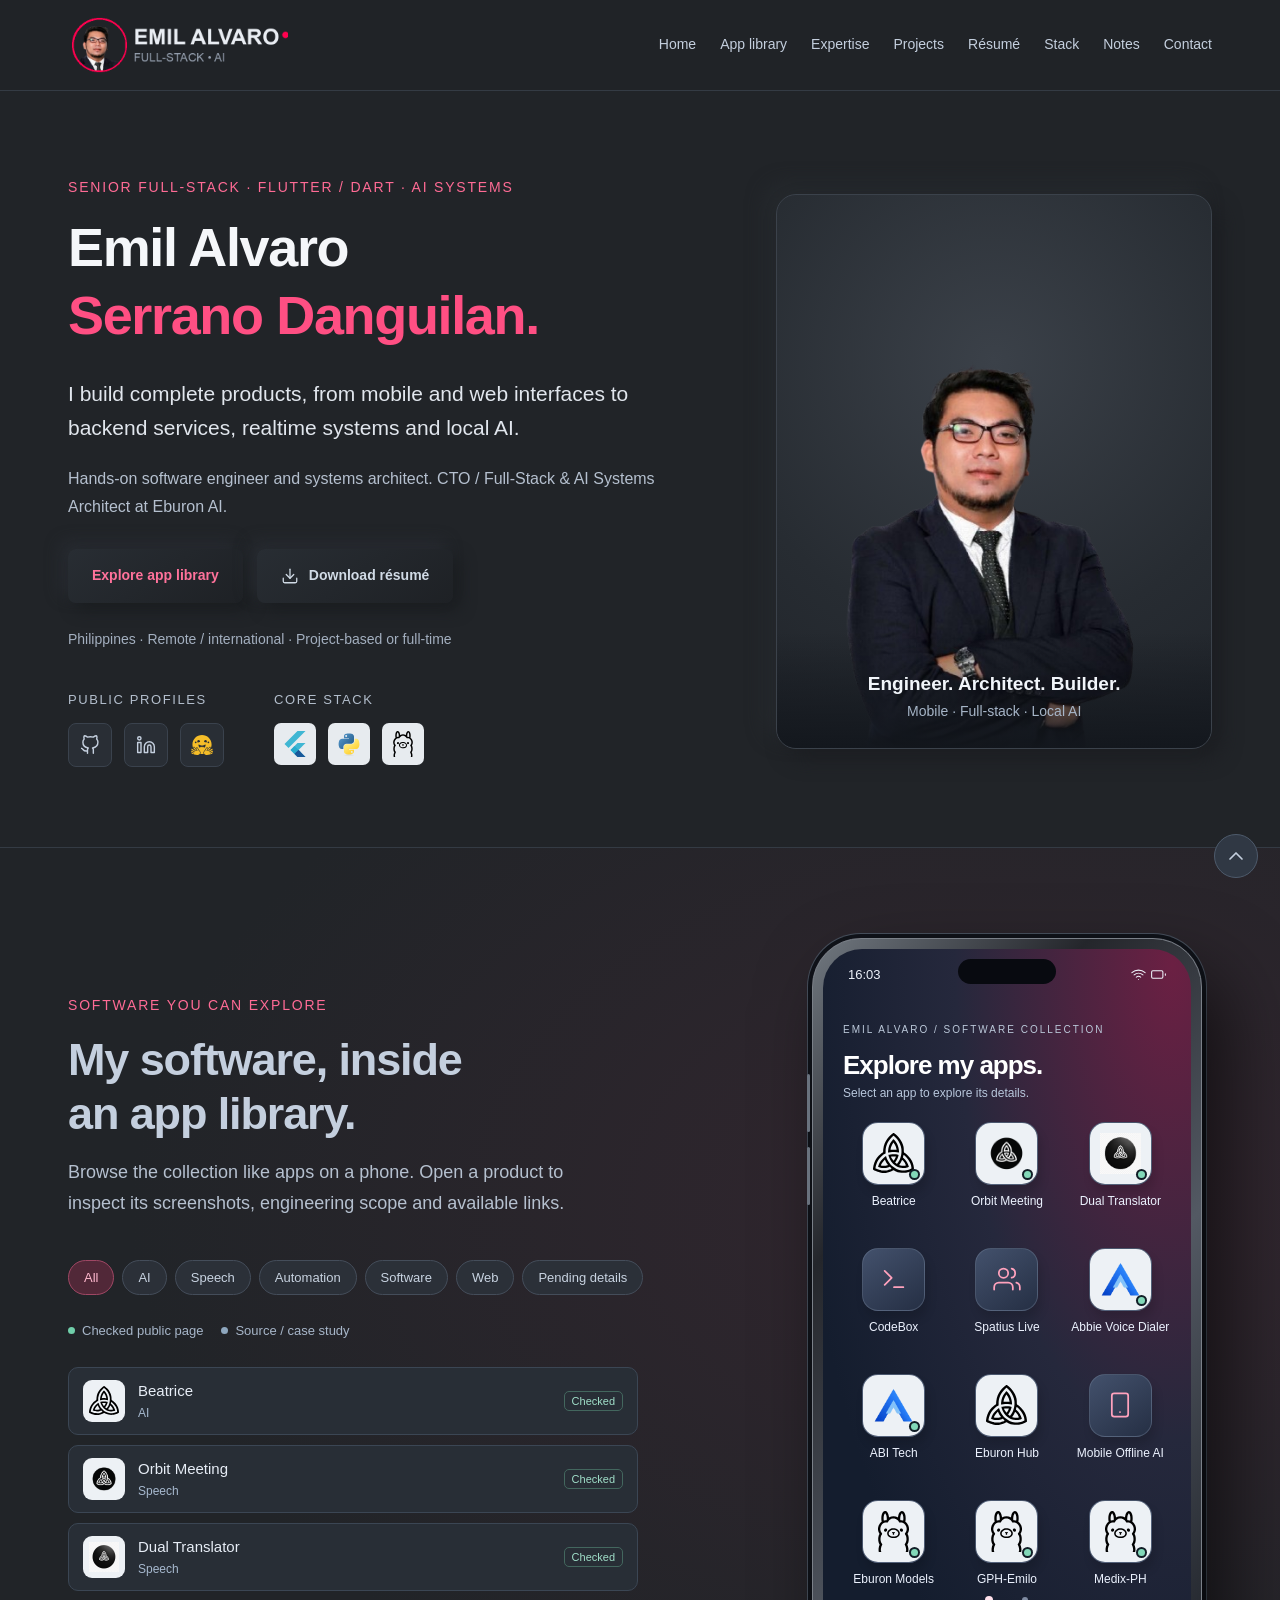
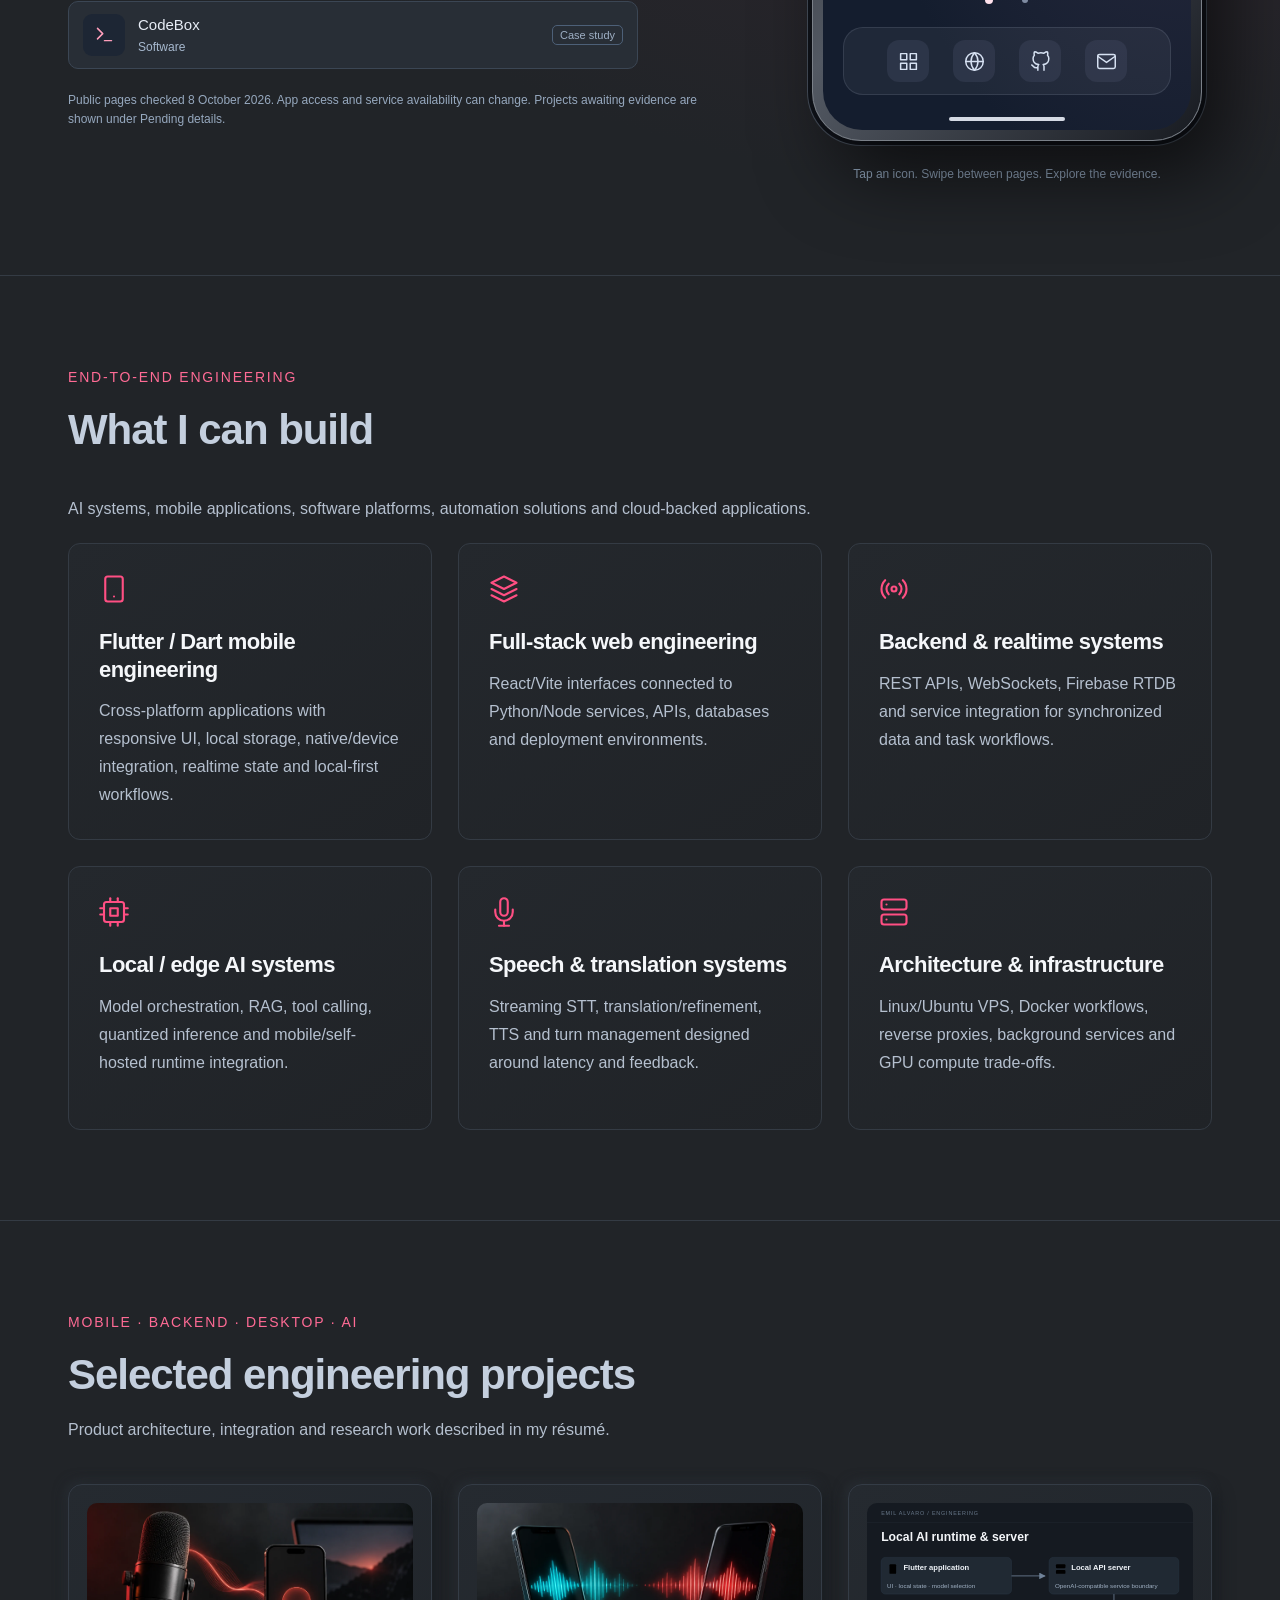
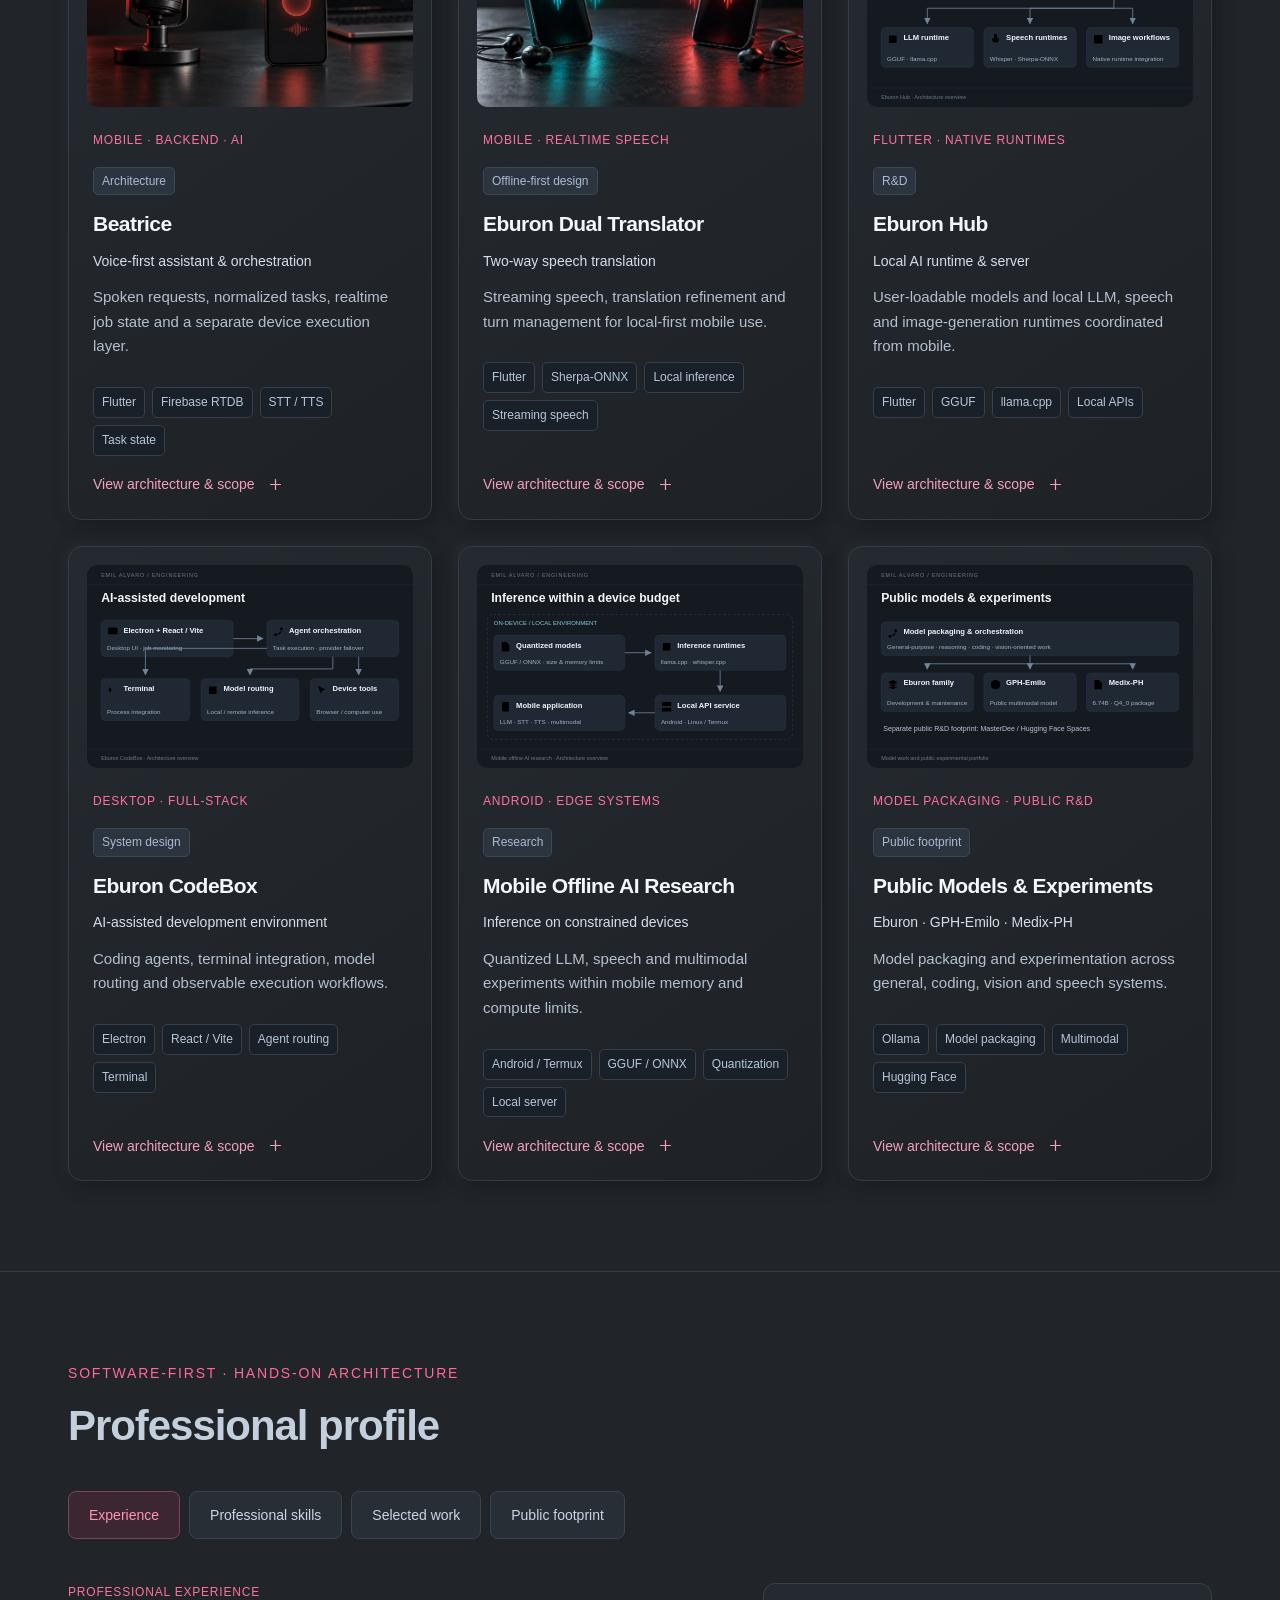
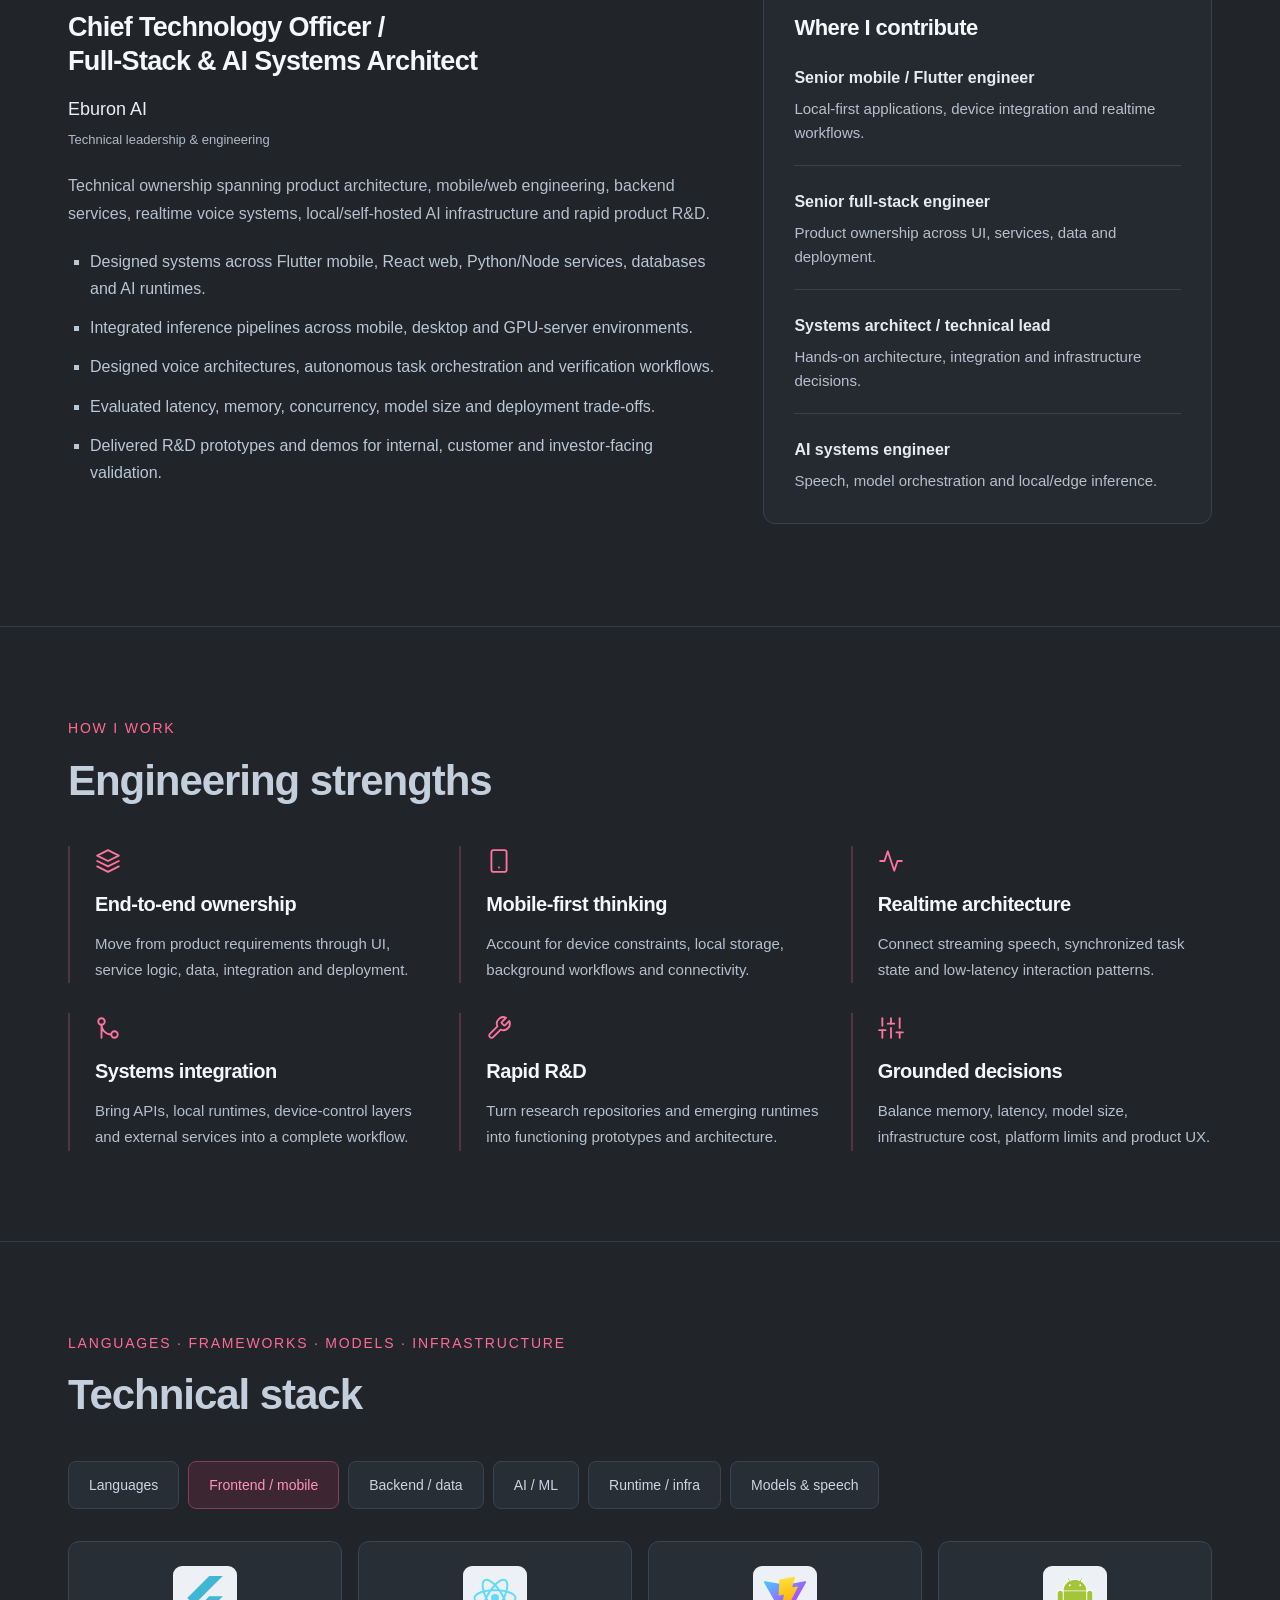
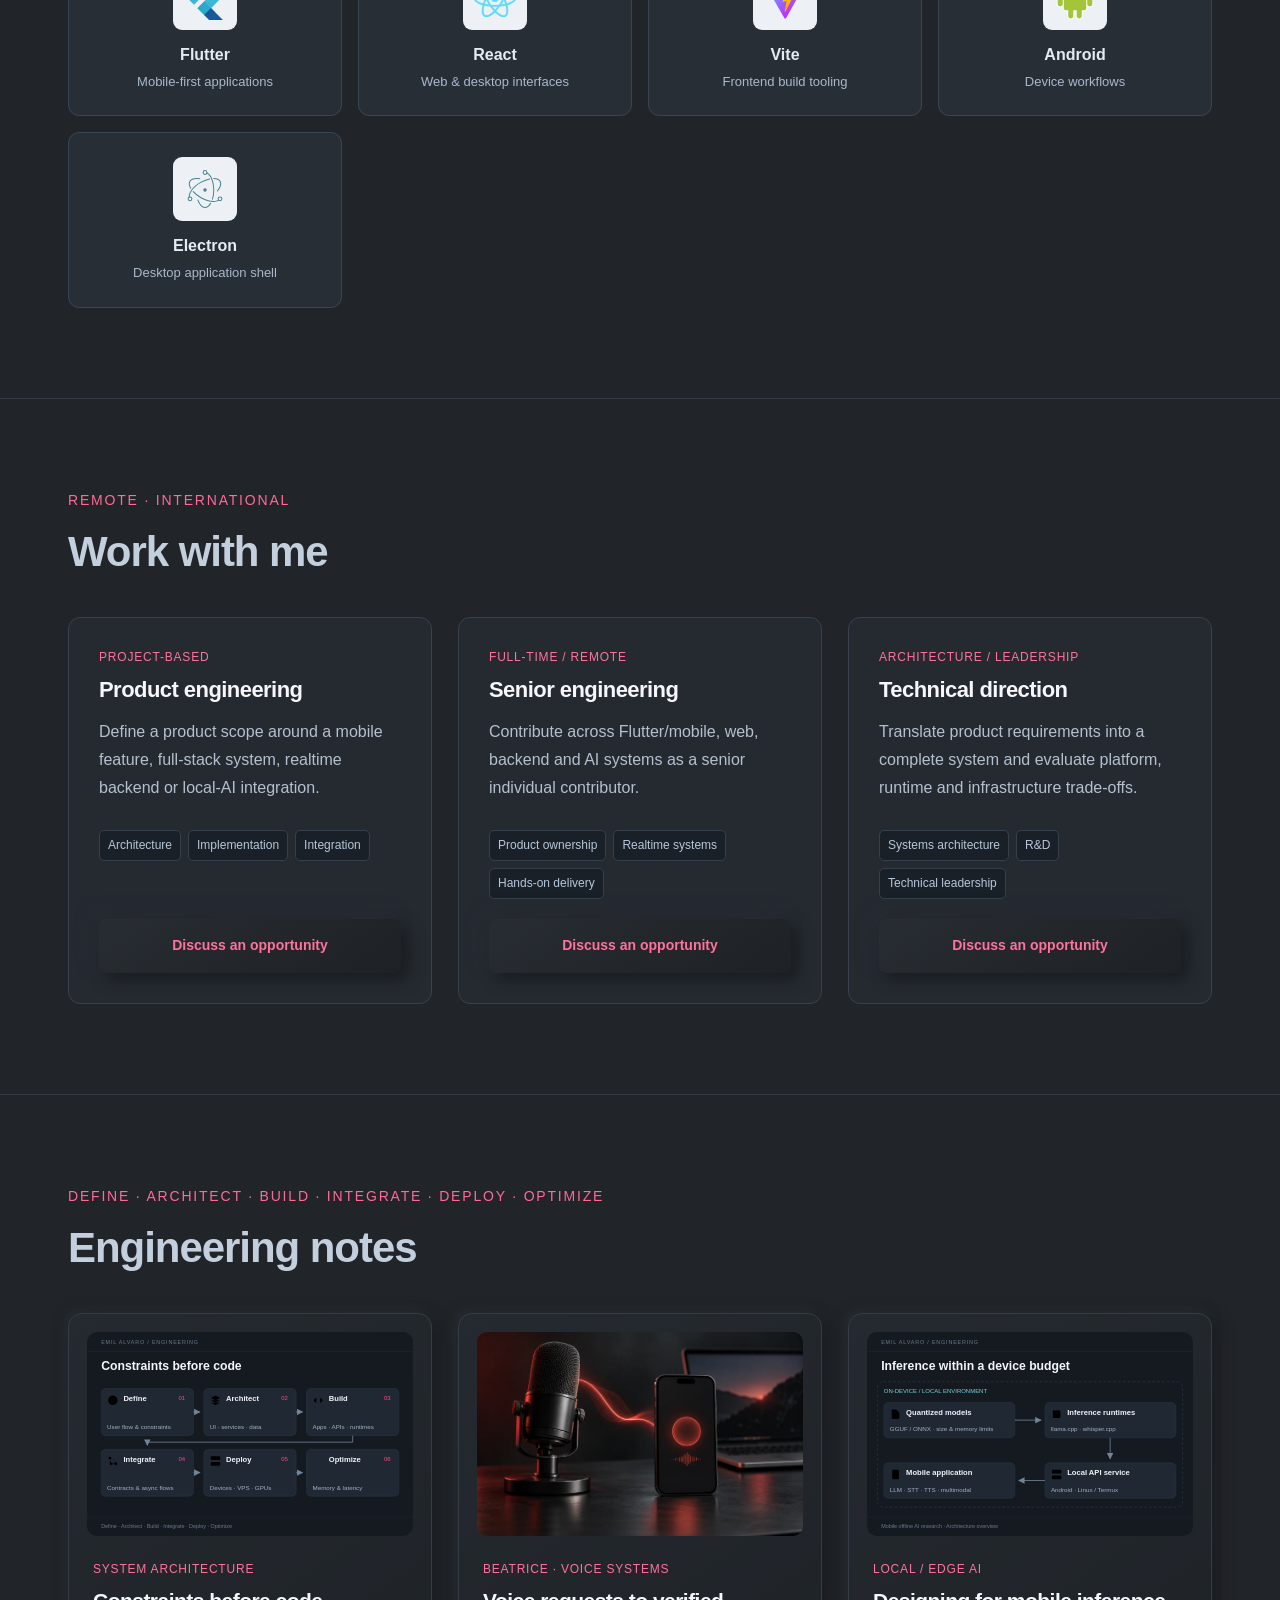
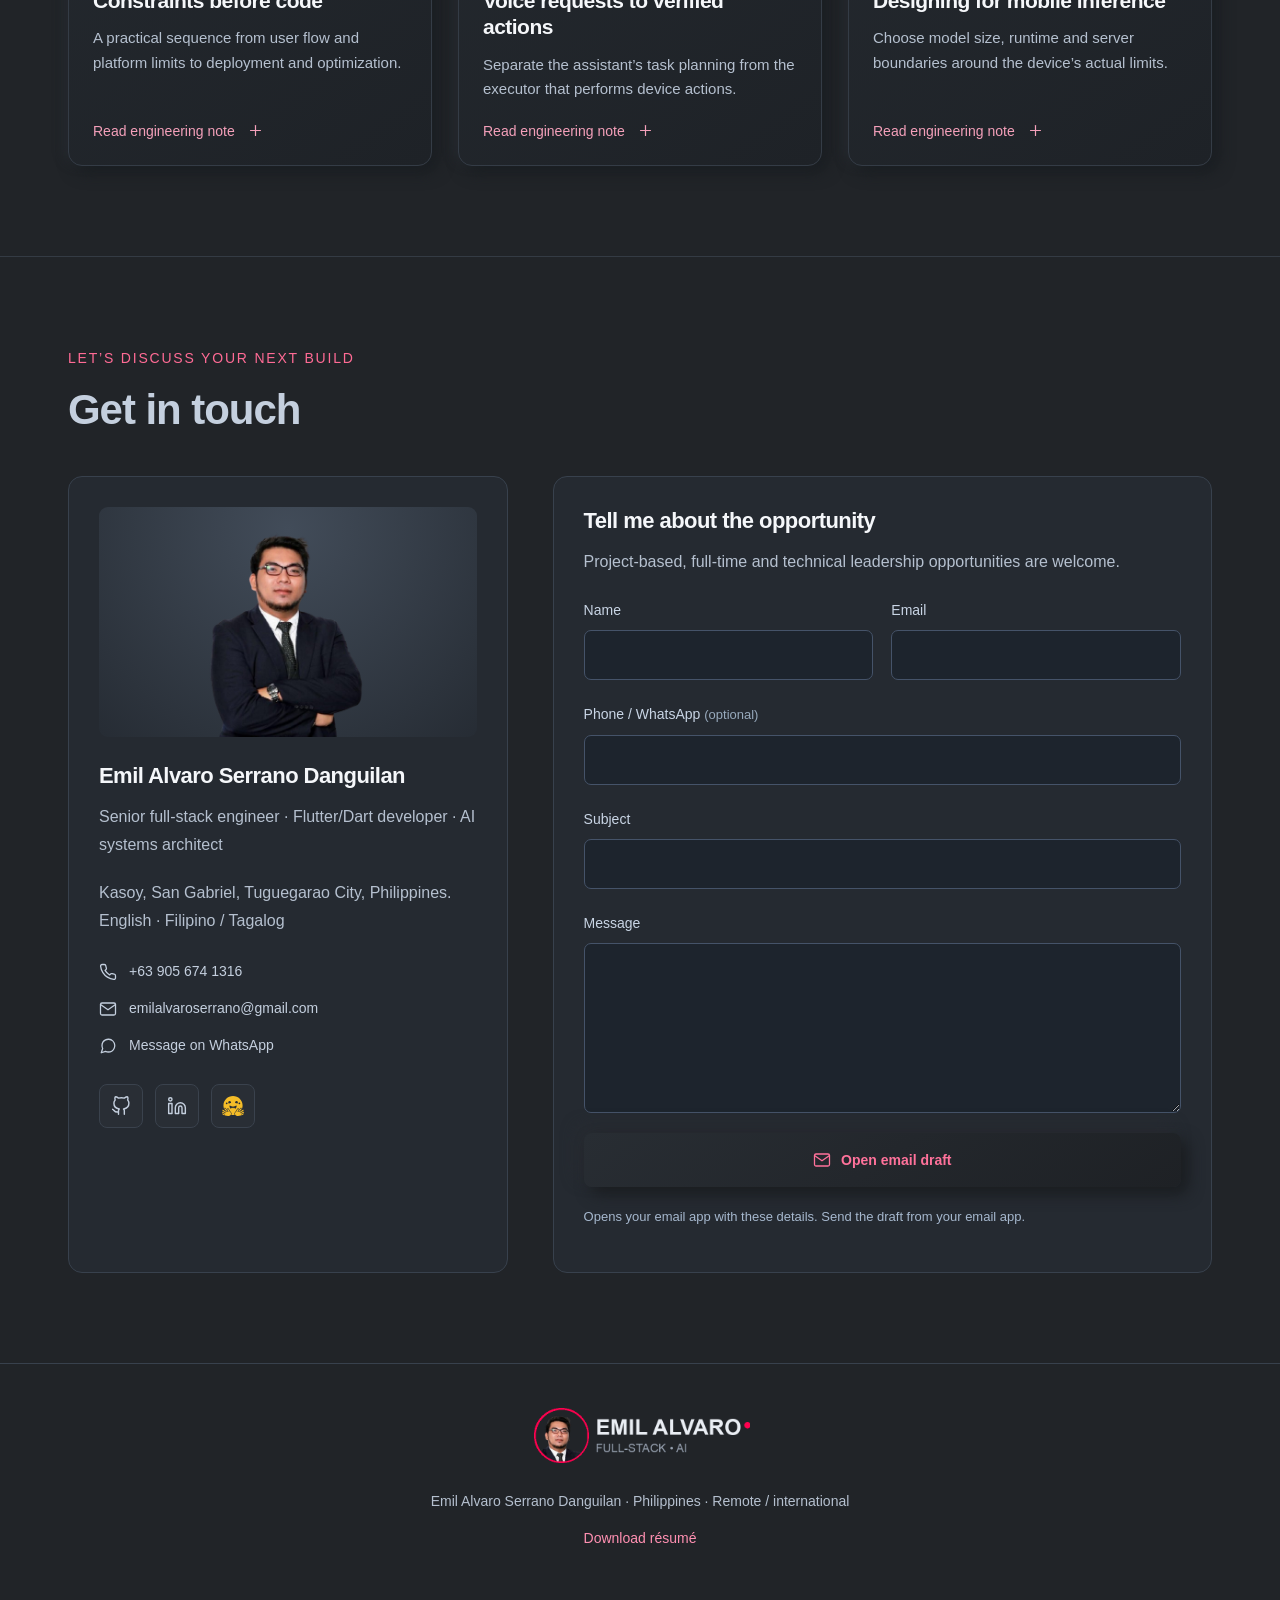
<file: index.html>
<!doctype html><html lang="en"><head><meta charset="utf-8"><meta name="viewport" content="width=device-width, initial-scale=1, viewport-fit=cover"><meta name="theme-color" content="#212428"><title>Emil Alvaro Serrano Danguilan | Full-Stack · Flutter · AI Systems</title><meta name="description" content="Emil Alvaro Serrano Danguilan — senior full-stack software engineer, Flutter/Dart developer and AI systems architect. Mobile, web, realtime backends and local/edge AI. Based in the Philippines; open to remote international roles."><meta property="og:title" content="Emil Alvaro — Full-Stack, Flutter & AI Systems"><meta property="og:description" content="Hands-on product engineering, systems architecture and local/edge AI. Explore résumé, selected projects and technical stack."><meta property="og:type" content="website"><link rel="icon" type="image/svg+xml" href="html/inbio/assets/images/logo/emil-favicon.svg"><link rel="stylesheet" href="html/inbio/assets/css/vendor/bootstrap.min.css"><link rel="stylesheet" href="html/inbio/assets/css/style.css"><link rel="stylesheet" href="html/inbio/assets/css/portfolio.css"></head><body class="template-color-1 emil-portfolio" data-asset-base="html/inbio/"><a class="skip-link" href="#main-content">Skip to content</a><header class="site-header"><div class="container header-content"><a class="site-brand" href="#home" aria-label="Emil Alvaro home"><img src="html/inbio/assets/images/logo/logo.png" alt="Emil Alvaro — Full-stack · AI" width="260" height="70"></a><nav class="desktop-nav" aria-label="Main navigation"><a href="#home">Home</a><a href="#app-library">App library</a><a href="#features">Expertise</a><a href="#portfolio">Projects</a><a href="#resume">Résumé</a><a href="#clients">Stack</a><a href="#blog">Notes</a><a href="#contacts">Contact</a></nav><button type="button" class="menu-toggle" aria-label="Open navigation" aria-expanded="false" aria-controls="mobile-nav"><i data-feather="menu" aria-hidden="true"></i></button></div><nav id="mobile-nav" class="mobile-nav" aria-label="Mobile navigation" hidden><a href="#home">Home</a><a href="#app-library">App library</a><a href="#features">Expertise</a><a href="#portfolio">Projects</a><a href="#resume">Résumé</a><a href="#clients">Stack</a><a href="#blog">Notes</a><a href="#contacts">Contact</a></nav></header><main id="main-content"><section id="home" class="hero-section"><div class="container hero-grid"><div class="hero-copy"><span class="hero-eyebrow">Senior full-stack · Flutter / Dart · AI systems</span><h1>Emil Alvaro<br><span>Serrano Danguilan.</span></h1><p class="hero-lead">I build complete products, from mobile and web interfaces to backend services, realtime systems and local AI.</p><p>Hands-on software engineer and systems architect. CTO / Full-Stack & AI Systems Architect at Eburon AI.</p><div class="hero-actions"><a class="rn-btn" href="#app-library">Explore app library</a><a class="rn-btn secondary-btn" href="html/inbio/assets/docs/emil-alvaro-resume.pdf" download="Emil-Alvaro-Resume.pdf"><i data-feather="download" aria-hidden="true"></i> Download résumé</a></div><p class="availability">Philippines · Remote / international · Project-based or full-time</p><div class="hero-bottom"><div><span class="minor-label">Public profiles</span><div class="social-links"><a href="https://github.com/emilalvaroserrano-collab" target="_blank" rel="noopener noreferrer" aria-label="GitHub"><i data-feather="github" aria-hidden="true"></i></a><a href="https://linkedin.com/in/emil-alvaro-danguilan-a90a01235" target="_blank" rel="noopener noreferrer" aria-label="LinkedIn"><i data-feather="linkedin" aria-hidden="true"></i></a><a class="hf-social" href="https://huggingface.co/MasterDee" target="_blank" rel="noopener noreferrer" aria-label="Hugging Face"><img class="" src="html/inbio/assets/images/stack/huggingface.svg" alt="Hugging Face logo" width="48" height="48" loading="lazy"></a></div></div><div><span class="minor-label">Core stack</span><div class="hero-stack"><img class="" src="html/inbio/assets/images/stack/flutter.svg" alt="Flutter logo" width="48" height="48" loading="lazy"><img class="" src="html/inbio/assets/images/stack/python.svg" alt="Python logo" width="48" height="48" loading="lazy"><img class="" src="html/inbio/assets/images/stack/ollama.svg" alt="Ollama logo" width="48" height="48" loading="lazy"></div></div></div></div><div class="hero-portrait-wrap"><img class="hero-portrait" src="html/inbio/assets/images/slider/emil-hero.png" alt="Portrait of Emil Alvaro Serrano Danguilan" width="420" height="540" fetchpriority="high"><div class="portrait-caption"><strong>Engineer. Architect. Builder.</strong><span>Mobile · Full-stack · Local AI</span></div></div></div></section><section id="app-library" class="rn-section-gap section-separator library-section"><div class="container library-layout"><div class="library-intro"><div class="section-title"><span class="subtitle">Software you can explore</span><h2 class="title">My software, inside<br>an app library.</h2><p>Browse the collection like apps on a phone. Open a product to inspect its screenshots, engineering scope and available links.</p></div><div class="library-controls" aria-label="Filter application library"><button type="button" data-library-filter="All" aria-pressed="true">All</button><button type="button" data-library-filter="AI" aria-pressed="false">AI</button><button type="button" data-library-filter="Speech" aria-pressed="false">Speech</button><button type="button" data-library-filter="Automation" aria-pressed="false">Automation</button><button type="button" data-library-filter="Software" aria-pressed="false">Software</button><button type="button" data-library-filter="Web" aria-pressed="false">Web</button><button type="button" data-library-filter="Pending" aria-pressed="false">Pending details</button></div><div class="library-legend"><span class="live"><i class="legend-mark" aria-hidden="true"></i>Checked public page</span><span><i class="legend-mark" aria-hidden="true"></i>Source / case study</span></div><div id="library-picks" class="library-picks"></div><p class="library-check-note">Public pages checked 8 October 2026. App access and service availability can change. Projects awaiting evidence are shown under Pending details.</p></div><div class="device-column"><div class="phone-device" aria-label="Interactive application library"><div class="phone-screen"><div class="phone-island" aria-hidden="true"></div><div class="phone-statusbar"><span id="phone-clock">9:41</span><span class="phone-status-icons" aria-hidden="true"><i data-feather="wifi"></i><i data-feather="battery"></i></span></div><div id="phone-home" class="phone-home"><span class="phone-label">Emil Alvaro / software collection</span><h3>Explore my apps.</h3><p id="phone-subtitle">Select an app to explore its details.</p><div id="phone-app-grid" class="phone-app-grid" aria-live="polite"></div><div id="phone-pages" class="phone-pages" aria-label="Application pages"></div><div class="phone-dock"><button type="button" id="phone-all-apps" aria-label="All applications"><i data-feather="grid" aria-hidden="true"></i></button><button type="button" id="phone-live-apps" aria-label="Applications with a checked public page"><i data-feather="globe" aria-hidden="true"></i></button><a href="https://github.com/emilalvaroserrano-collab" target="_blank" rel="noopener noreferrer" aria-label="GitHub profile"><i data-feather="github" aria-hidden="true"></i></a><a href="#contacts" aria-label="Contact Emil"><i data-feather="mail" aria-hidden="true"></i></a></div></div><div id="phone-detail" class="phone-detail" hidden><div class="phone-app-toolbar"><button type="button" id="phone-back" aria-label="Back to application library"><i data-feather="chevron-left" aria-hidden="true"></i></button><strong id="phone-toolbar-title">Project details</strong></div><div id="phone-detail-scroll" class="phone-detail-scroll"></div><div id="phone-detail-actions" class="phone-detail-actions"></div></div><button type="button" id="phone-home-button" class="phone-homebar" aria-label="Return to application home"></button></div></div><p class="device-caption">Tap an icon. Swipe between pages. Explore the evidence.</p></div></div></section><section id="features" class="rn-section-gap section-separator"><div class="container"><div class="section-title"><span class="subtitle">End-to-end engineering</span><h2 class="title">What I can build</h2></div><p class="expertise-intro">AI systems, mobile applications, software platforms, automation solutions and cloud-backed applications.</p><div class="expertise-grid"><article class="rn-service expertise-card"><span class="expertise-icon"><i data-feather="smartphone" aria-hidden="true"></i></span><h3>Flutter / Dart mobile engineering</h3><p>Cross-platform applications with responsive UI, local storage, native/device integration, realtime state and local-first workflows.</p></article><article class="rn-service expertise-card"><span class="expertise-icon"><i data-feather="layers" aria-hidden="true"></i></span><h3>Full-stack web engineering</h3><p>React/Vite interfaces connected to Python/Node services, APIs, databases and deployment environments.</p></article><article class="rn-service expertise-card"><span class="expertise-icon"><i data-feather="radio" aria-hidden="true"></i></span><h3>Backend & realtime systems</h3><p>REST APIs, WebSockets, Firebase RTDB and service integration for synchronized data and task workflows.</p></article><article class="rn-service expertise-card"><span class="expertise-icon"><i data-feather="cpu" aria-hidden="true"></i></span><h3>Local / edge AI systems</h3><p>Model orchestration, RAG, tool calling, quantized inference and mobile/self-hosted runtime integration.</p></article><article class="rn-service expertise-card"><span class="expertise-icon"><i data-feather="mic" aria-hidden="true"></i></span><h3>Speech & translation systems</h3><p>Streaming STT, translation/refinement, TTS and turn management designed around latency and feedback.</p></article><article class="rn-service expertise-card"><span class="expertise-icon"><i data-feather="server" aria-hidden="true"></i></span><h3>Architecture & infrastructure</h3><p>Linux/Ubuntu VPS, Docker workflows, reverse proxies, background services and GPU compute trade-offs.</p></article></div></div></section><section id="portfolio" class="rn-section-gap section-separator"><div class="container"><div class="section-title"><span class="subtitle">Mobile · Backend · Desktop · AI</span><h2 class="title">Selected engineering projects</h2><p>Product architecture, integration and research work described in my résumé.</p></div><div class="project-grid"><article class="rn-portfolio project-card"><button class="project-trigger" type="button" data-project="beatrice" data-bs-toggle="modal" data-bs-target="#project-modal" aria-label="Read about Beatrice"><div class="thumbnail"><img src="html/inbio/assets/images/portfolio/beatrice-voice.webp" alt="Microphone and smartphone illustrating a voice-first assistant" width="1200" height="750" loading="lazy"></div><div class="content"><div class="category-info"><span class="project-category">Mobile · Backend · AI</span><span class="project-state">Architecture</span></div><h3>Beatrice</h3><p class="project-subtitle">Voice-first assistant & orchestration</p><p>Spoken requests, normalized tasks, realtime job state and a separate device execution layer.</p><div class="tech-tags"><span>Flutter</span><span>Firebase RTDB</span><span>STT / TTS</span><span>Task state</span></div><span class="read-detail">View architecture & scope <i data-feather="plus" aria-hidden="true"></i></span></div></button></article><article class="rn-portfolio project-card"><button class="project-trigger" type="button" data-project="dual" data-bs-toggle="modal" data-bs-target="#project-modal" aria-label="Read about Eburon Dual Translator"><div class="thumbnail"><img src="html/inbio/assets/images/portfolio/dual-translator.webp" alt="Two phones with different audio waveforms illustrating two-way speech translation" width="1200" height="750" loading="lazy"></div><div class="content"><div class="category-info"><span class="project-category">Mobile · Realtime speech</span><span class="project-state">Offline-first design</span></div><h3>Eburon Dual Translator</h3><p class="project-subtitle">Two-way speech translation</p><p>Streaming speech, translation refinement and turn management for local-first mobile use.</p><div class="tech-tags"><span>Flutter</span><span>Sherpa-ONNX</span><span>Local inference</span><span>Streaming speech</span></div><span class="read-detail">View architecture & scope <i data-feather="plus" aria-hidden="true"></i></span></div></button></article><article class="rn-portfolio project-card"><button class="project-trigger" type="button" data-project="hub" data-bs-toggle="modal" data-bs-target="#project-modal" aria-label="Read about Eburon Hub"><div class="thumbnail"><img src="html/inbio/assets/images/portfolio/local-ai-runtime.svg" alt="Local runtime diagram connecting a Flutter application, a local API server and model runtimes" width="1200" height="750" loading="lazy"></div><div class="content"><div class="category-info"><span class="project-category">Flutter · Native runtimes</span><span class="project-state">R&D</span></div><h3>Eburon Hub</h3><p class="project-subtitle">Local AI runtime & server</p><p>User-loadable models and local LLM, speech and image-generation runtimes coordinated from mobile.</p><div class="tech-tags"><span>Flutter</span><span>GGUF</span><span>llama.cpp</span><span>Local APIs</span></div><span class="read-detail">View architecture & scope <i data-feather="plus" aria-hidden="true"></i></span></div></button></article><article class="rn-portfolio project-card"><button class="project-trigger" type="button" data-project="codebox" data-bs-toggle="modal" data-bs-target="#project-modal" aria-label="Read about Eburon CodeBox"><div class="thumbnail"><img src="html/inbio/assets/images/portfolio/codebox-system.svg" alt="Development environment diagram showing an Electron and React interface, agent orchestration and execution tools" width="1200" height="750" loading="lazy"></div><div class="content"><div class="category-info"><span class="project-category">Desktop · Full-stack</span><span class="project-state">System design</span></div><h3>Eburon CodeBox</h3><p class="project-subtitle">AI-assisted development environment</p><p>Coding agents, terminal integration, model routing and observable execution workflows.</p><div class="tech-tags"><span>Electron</span><span>React / Vite</span><span>Agent routing</span><span>Terminal</span></div><span class="read-detail">View architecture & scope <i data-feather="plus" aria-hidden="true"></i></span></div></button></article><article class="rn-portfolio project-card"><button class="project-trigger" type="button" data-project="offline" data-bs-toggle="modal" data-bs-target="#project-modal" aria-label="Read about Mobile Offline AI Research"><div class="thumbnail"><img src="html/inbio/assets/images/portfolio/mobile-edge-inference.svg" alt="On-device boundary containing quantized models, inference runtimes, local APIs and speech workloads" width="1200" height="750" loading="lazy"></div><div class="content"><div class="category-info"><span class="project-category">Android · Edge systems</span><span class="project-state">Research</span></div><h3>Mobile Offline AI Research</h3><p class="project-subtitle">Inference on constrained devices</p><p>Quantized LLM, speech and multimodal experiments within mobile memory and compute limits.</p><div class="tech-tags"><span>Android / Termux</span><span>GGUF / ONNX</span><span>Quantization</span><span>Local server</span></div><span class="read-detail">View architecture & scope <i data-feather="plus" aria-hidden="true"></i></span></div></button></article><article class="rn-portfolio project-card"><button class="project-trigger" type="button" data-project="models" data-bs-toggle="modal" data-bs-target="#project-modal" aria-label="Read about Public Models &amp; Experiments"><div class="thumbnail"><img src="html/inbio/assets/images/portfolio/public-models.svg" alt="Public model portfolio diagram separating Eburon model work, GPH-Emilo, Medix-PH and Hugging Face experiments" width="1200" height="750" loading="lazy"></div><div class="content"><div class="category-info"><span class="project-category">Model packaging · Public R&D</span><span class="project-state">Public footprint</span></div><h3>Public Models & Experiments</h3><p class="project-subtitle">Eburon · GPH-Emilo · Medix-PH</p><p>Model packaging and experimentation across general, coding, vision and speech systems.</p><div class="tech-tags"><span>Ollama</span><span>Model packaging</span><span>Multimodal</span><span>Hugging Face</span></div><span class="read-detail">View architecture & scope <i data-feather="plus" aria-hidden="true"></i></span></div></button></article></div></div></section><section id="resume" class="rn-section-gap section-separator"><div class="container"><div class="section-title"><span class="subtitle">Software-first · Hands-on architecture</span><h2 class="title">Professional profile</h2></div><div class="resume-tabs nav" role="tablist" aria-label="Résumé sections"><button class="nav-link active" id="resume-experience-tab" type="button" data-bs-toggle="tab" data-bs-target="#resume-experience" role="tab" aria-controls="resume-experience" aria-selected="true">Experience</button><button class="nav-link" id="resume-skills-tab" type="button" data-bs-toggle="tab" data-bs-target="#resume-skills" role="tab" aria-controls="resume-skills" aria-selected="false">Professional skills</button><button class="nav-link" id="resume-work-tab" type="button" data-bs-toggle="tab" data-bs-target="#resume-work" role="tab" aria-controls="resume-work" aria-selected="false">Selected work</button><button class="nav-link" id="resume-public-tab" type="button" data-bs-toggle="tab" data-bs-target="#resume-public" role="tab" aria-controls="resume-public" aria-selected="false">Public footprint</button></div><div class="tab-content"><div class="tab-pane fade show active" id="resume-experience" role="tabpanel" aria-labelledby="resume-experience-tab" tabindex="0"><div class="resume-experience"><article class="experience-role"><span class="project-category">Professional experience</span><h3>Chief Technology Officer /<br>Full-Stack & AI Systems Architect</h3><p class="role-company">Eburon AI <span>Technical leadership & engineering</span></p><p>Technical ownership spanning product architecture, mobile/web engineering, backend services, realtime voice systems, local/self-hosted AI infrastructure and rapid product R&D.</p><ul><li>Designed systems across Flutter mobile, React web, Python/Node services, databases and AI runtimes.</li><li>Integrated inference pipelines across mobile, desktop and GPU-server environments.</li><li>Designed voice architectures, autonomous task orchestration and verification workflows.</li><li>Evaluated latency, memory, concurrency, model size and deployment trade-offs.</li><li>Delivered R&D prototypes and demos for internal, customer and investor-facing validation.</li></ul></article><aside class="role-fit"><h3>Where I contribute</h3><div class="fit-item"><strong>Senior mobile / Flutter engineer</strong><p>Local-first applications, device integration and realtime workflows.</p></div><div class="fit-item"><strong>Senior full-stack engineer</strong><p>Product ownership across UI, services, data and deployment.</p></div><div class="fit-item"><strong>Systems architect / technical lead</strong><p>Hands-on architecture, integration and infrastructure decisions.</p></div><div class="fit-item"><strong>AI systems engineer</strong><p>Speech, model orchestration and local/edge inference.</p></div></aside></div></div><div class="tab-pane fade" id="resume-skills" role="tabpanel" aria-labelledby="resume-skills-tab" tabindex="0"><div class="skills-grid"><article class="skill-scope"><h3>Mobile & frontend</h3><p>Mobile-first applications and responsive interfaces with backend connectivity and local persistence.</p><div class="tech-tags"><span>Flutter</span><span>Dart</span><span>React</span><span>TypeScript</span><span>Vite</span><span>HTML / CSS</span></div></article><article class="skill-scope"><h3>Backend & data</h3><p>API services, asynchronous integration, realtime task state and relational/device persistence.</p><div class="tech-tags"><span>Python</span><span>Node.js</span><span>REST</span><span>WebSockets</span><span>PostgreSQL</span><span>Prisma</span><span>Firebase RTDB</span></div></article><article class="skill-scope"><h3>AI & speech</h3><p>Model orchestration, retrieval, tool calling, speech pipelines and quantized inference.</p><div class="tech-tags"><span>LLMs</span><span>RAG</span><span>STT / TTS</span><span>GGUF</span><span>ONNX</span><span>Multimodal</span></div></article><article class="skill-scope"><h3>Runtime & infrastructure</h3><p>Local/server deployment boundaries, persistent services and compute trade-offs.</p><div class="tech-tags"><span>Linux / Ubuntu</span><span>Docker</span><span>VPS</span><span>ngrok</span><span>Ollama</span><span>llama.cpp</span><span>GPU compute</span></div></article></div></div><div class="tab-pane fade" id="resume-work" role="tabpanel" aria-labelledby="resume-work-tab" tabindex="0"><div class="resume-work-grid"><article><span class="project-category">Mobile · Backend · AI</span><h3>Beatrice</h3><p>Spoken requests, normalized tasks, realtime job state and a separate device execution layer.</p></article><article><span class="project-category">Mobile · Realtime speech</span><h3>Eburon Dual Translator</h3><p>Streaming speech, translation refinement and turn management for local-first mobile use.</p></article><article><span class="project-category">Flutter · Native runtimes</span><h3>Eburon Hub</h3><p>User-loadable models and local LLM, speech and image-generation runtimes coordinated from mobile.</p></article><article><span class="project-category">Desktop · Full-stack</span><h3>Eburon CodeBox</h3><p>Coding agents, terminal integration, model routing and observable execution workflows.</p></article><article><span class="project-category">Android · Edge systems</span><h3>Mobile Offline AI Research</h3><p>Quantized LLM, speech and multimodal experiments within mobile memory and compute limits.</p></article><article><span class="project-category">Model packaging · Public R&D</span><h3>Public Models & Experiments</h3><p>Model packaging and experimentation across general, coding, vision and speech systems.</p></article></div></div><div class="tab-pane fade" id="resume-public" role="tabpanel" aria-labelledby="resume-public-tab" tabindex="0"><div class="public-grid"><article class="public-card"><img src="html/inbio/assets/images/stack/huggingface.svg" alt="Hugging Face logo" width="56" height="56" loading="lazy"><h3>MasterDee</h3><p>40 public experimental Spaces across agents, speech, multimodal and image-generation work. A record of hands-on prototyping; each Space has its own runtime status.</p><a href="https://huggingface.co/MasterDee" target="_blank" rel="noopener noreferrer">View Hugging Face profile</a></article><article class="public-card"><img src="html/inbio/assets/images/stack/ollama.svg" alt="Ollama logo" width="56" height="56" loading="lazy"><h3>GPH-Emilo</h3><p>A public multimodal model initiative from Aitek PH Software with Filipino cultural context. Its model documentation credits Emil as the engineer who spearheaded the project.</p><a href="https://ollama.com/chatgph/gph-main" target="_blank" rel="noopener noreferrer">View model documentation</a></article><article class="public-card"><img src="html/inbio/assets/images/stack/ollama.svg" alt="Ollama logo" width="56" height="56" loading="lazy"><h3>Medix-PH</h3><p>A public 6.74B Q4_0 model package oriented toward Philippine healthcare communication. Its model documentation credits Emil as developer.</p><a href="https://ollama.com/chatgph/medix-ph" target="_blank" rel="noopener noreferrer">View model documentation</a></article></div></div></div></div></section><section id="testimonial" class="rn-section-gap section-separator"><div class="container"><div class="section-title"><span class="subtitle">How I work</span><h2 class="title">Engineering strengths</h2></div><div class="strength-grid"><article><span class="strength-icon"><i data-feather="layers" aria-hidden="true"></i></span><h3>End-to-end ownership</h3><p>Move from product requirements through UI, service logic, data, integration and deployment.</p></article><article><span class="strength-icon"><i data-feather="smartphone" aria-hidden="true"></i></span><h3>Mobile-first thinking</h3><p>Account for device constraints, local storage, background workflows and connectivity.</p></article><article><span class="strength-icon"><i data-feather="activity" aria-hidden="true"></i></span><h3>Realtime architecture</h3><p>Connect streaming speech, synchronized task state and low-latency interaction patterns.</p></article><article><span class="strength-icon"><i data-feather="git-merge" aria-hidden="true"></i></span><h3>Systems integration</h3><p>Bring APIs, local runtimes, device-control layers and external services into a complete workflow.</p></article><article><span class="strength-icon"><i data-feather="tool" aria-hidden="true"></i></span><h3>Rapid R&D</h3><p>Turn research repositories and emerging runtimes into functioning prototypes and architecture.</p></article><article><span class="strength-icon"><i data-feather="sliders" aria-hidden="true"></i></span><h3>Grounded decisions</h3><p>Balance memory, latency, model size, infrastructure cost, platform limits and product UX.</p></article></div></div></section><section id="clients" class="rn-section-gap section-separator"><div class="container"><div class="section-title"><span class="subtitle">Languages · Frameworks · Models · Infrastructure</span><h2 class="title">Technical stack</h2></div><div class="stack-tabs nav" role="tablist" aria-label="Technology categories"><button class="nav-link" id="stack-languages-tab" type="button" data-bs-toggle="tab" data-bs-target="#stack-languages" role="tab" aria-controls="stack-languages" aria-selected="false">Languages</button><button class="nav-link active" id="stack-frontend-tab" type="button" data-bs-toggle="tab" data-bs-target="#stack-frontend" role="tab" aria-controls="stack-frontend" aria-selected="true">Frontend / mobile</button><button class="nav-link" id="stack-backend-tab" type="button" data-bs-toggle="tab" data-bs-target="#stack-backend" role="tab" aria-controls="stack-backend" aria-selected="false">Backend / data</button><button class="nav-link" id="stack-ai-tab" type="button" data-bs-toggle="tab" data-bs-target="#stack-ai" role="tab" aria-controls="stack-ai" aria-selected="false">AI / ML</button><button class="nav-link" id="stack-infra-tab" type="button" data-bs-toggle="tab" data-bs-target="#stack-infra" role="tab" aria-controls="stack-infra" aria-selected="false">Runtime / infra</button><button class="nav-link" id="stack-speech-tab" type="button" data-bs-toggle="tab" data-bs-target="#stack-speech" role="tab" aria-controls="stack-speech" aria-selected="false">Models & speech</button></div><div class="tab-content stack-content"><div class="tab-pane fade" id="stack-languages" role="tabpanel" aria-labelledby="stack-languages-tab" tabindex="0"><div class="stack-grid"><a class="stack-tile" href="https://dart.dev/" target="_blank" rel="noopener noreferrer"><img class="" src="html/inbio/assets/images/stack/dart.svg" alt="Dart logo" width="48" height="48" loading="lazy"><span class="stack-label">Dart</span><span class="stack-detail">Mobile application logic</span></a><a class="stack-tile" href="https://www.python.org/" target="_blank" rel="noopener noreferrer"><img class="" src="html/inbio/assets/images/stack/python.svg" alt="Python logo" width="48" height="48" loading="lazy"><span class="stack-label">Python</span><span class="stack-detail">Services &amp; AI integration</span></a><a class="stack-tile" href="https://developer.mozilla.org/en-US/docs/Web/JavaScript" target="_blank" rel="noopener noreferrer"><img class="" src="html/inbio/assets/images/stack/javascript.svg" alt="JavaScript logo" width="48" height="48" loading="lazy"><span class="stack-label">JavaScript</span><span class="stack-detail">Web application logic</span></a><a class="stack-tile" href="https://www.typescriptlang.org/" target="_blank" rel="noopener noreferrer"><img class="" src="html/inbio/assets/images/stack/typescript.svg" alt="TypeScript logo" width="48" height="48" loading="lazy"><span class="stack-label">TypeScript</span><span class="stack-detail">Typed frontend &amp; services</span></a><a class="stack-tile" href="https://developer.mozilla.org/en-US/docs/Web/HTML" target="_blank" rel="noopener noreferrer"><img class="" src="html/inbio/assets/images/stack/html5.svg" alt="HTML logo" width="48" height="48" loading="lazy"><span class="stack-label">HTML</span><span class="stack-detail">Web structure</span></a><a class="stack-tile" href="https://developer.mozilla.org/en-US/docs/Web/CSS" target="_blank" rel="noopener noreferrer"><img class="" src="html/inbio/assets/images/stack/css3.svg" alt="CSS logo" width="48" height="48" loading="lazy"><span class="stack-label">CSS</span><span class="stack-detail">Responsive interfaces</span></a><a class="stack-tile" href="https://www.postgresql.org/docs/current/sql.html" target="_blank" rel="noopener noreferrer"><span class="topic-icon"><i data-feather="database" aria-hidden="true"></i></span><span class="stack-label">SQL</span><span class="stack-detail">Relational data</span></a></div></div><div class="tab-pane fade show active" id="stack-frontend" role="tabpanel" aria-labelledby="stack-frontend-tab" tabindex="0"><div class="stack-grid"><a class="stack-tile" href="https://flutter.dev/" target="_blank" rel="noopener noreferrer"><img class="" src="html/inbio/assets/images/stack/flutter.svg" alt="Flutter logo" width="48" height="48" loading="lazy"><span class="stack-label">Flutter</span><span class="stack-detail">Mobile-first applications</span></a><a class="stack-tile" href="https://react.dev/" target="_blank" rel="noopener noreferrer"><img class="" src="html/inbio/assets/images/stack/react.svg" alt="React logo" width="48" height="48" loading="lazy"><span class="stack-label">React</span><span class="stack-detail">Web &amp; desktop interfaces</span></a><a class="stack-tile" href="https://vite.dev/" target="_blank" rel="noopener noreferrer"><img class="" src="html/inbio/assets/images/stack/vite.svg" alt="Vite logo" width="48" height="48" loading="lazy"><span class="stack-label">Vite</span><span class="stack-detail">Frontend build tooling</span></a><a class="stack-tile" href="https://developer.android.com/" target="_blank" rel="noopener noreferrer"><img class="" src="html/inbio/assets/images/stack/android.svg" alt="Android logo" width="48" height="48" loading="lazy"><span class="stack-label">Android</span><span class="stack-detail">Device workflows</span></a><a class="stack-tile" href="https://www.electronjs.org/" target="_blank" rel="noopener noreferrer"><img class="" src="html/inbio/assets/images/stack/electron.svg" alt="Electron logo" width="48" height="48" loading="lazy"><span class="stack-label">Electron</span><span class="stack-detail">Desktop application shell</span></a></div></div><div class="tab-pane fade" id="stack-backend" role="tabpanel" aria-labelledby="stack-backend-tab" tabindex="0"><div class="stack-grid"><a class="stack-tile" href="https://nodejs.org/" target="_blank" rel="noopener noreferrer"><img class="" src="html/inbio/assets/images/stack/nodejs.svg" alt="Node.js logo" width="48" height="48" loading="lazy"><span class="stack-label">Node.js</span><span class="stack-detail">Backend services</span></a><a class="stack-tile" href="https://developer.mozilla.org/en-US/docs/Glossary/REST" target="_blank" rel="noopener noreferrer"><span class="topic-icon"><i data-feather="code" aria-hidden="true"></i></span><span class="stack-label">REST APIs</span><span class="stack-detail">Service interfaces</span></a><a class="stack-tile" href="https://developer.mozilla.org/en-US/docs/Web/API/WebSockets_API" target="_blank" rel="noopener noreferrer"><span class="topic-icon"><i data-feather="radio" aria-hidden="true"></i></span><span class="stack-label">WebSockets</span><span class="stack-detail">Realtime communication</span></a><a class="stack-tile" href="https://www.postgresql.org/" target="_blank" rel="noopener noreferrer"><img class="" src="html/inbio/assets/images/stack/postgresql.svg" alt="PostgreSQL logo" width="48" height="48" loading="lazy"><span class="stack-label">PostgreSQL</span><span class="stack-detail">Relational persistence</span></a><a class="stack-tile" href="https://www.prisma.io/" target="_blank" rel="noopener noreferrer"><img class="" src="html/inbio/assets/images/stack/prisma.svg" alt="Prisma logo" width="48" height="48" loading="lazy"><span class="stack-label">Prisma</span><span class="stack-detail">Data access &amp; schema</span></a><a class="stack-tile" href="https://firebase.google.com/docs/database" target="_blank" rel="noopener noreferrer"><img class="" src="html/inbio/assets/images/stack/firebase.svg" alt="Firebase RTDB logo" width="48" height="48" loading="lazy"><span class="stack-label">Firebase RTDB</span><span class="stack-detail">Realtime task/data state</span></a><a class="stack-tile" href="https://docs.flutter.dev/cookbook/persistence" target="_blank" rel="noopener noreferrer"><span class="topic-icon"><i data-feather="hard-drive" aria-hidden="true"></i></span><span class="stack-label">Local storage</span><span class="stack-detail">On-device persistence</span></a></div></div><div class="tab-pane fade" id="stack-ai" role="tabpanel" aria-labelledby="stack-ai-tab" tabindex="0"><div class="stack-grid"><a class="stack-tile" href="https://ollama.com/" target="_blank" rel="noopener noreferrer"><span class="topic-icon"><i data-feather="cpu" aria-hidden="true"></i></span><span class="stack-label">LLM systems</span><span class="stack-detail">Model routing &amp; orchestration</span></a><a class="stack-tile" href="https://huggingface.co/docs/transformers/model_doc/rag" target="_blank" rel="noopener noreferrer"><span class="topic-icon"><i data-feather="search" aria-hidden="true"></i></span><span class="stack-label">RAG</span><span class="stack-detail">Retrieval &amp; grounded context</span></a><a class="stack-tile" href="https://huggingface.co/learn/agents-course/" target="_blank" rel="noopener noreferrer"><span class="topic-icon"><i data-feather="git-branch" aria-hidden="true"></i></span><span class="stack-label">Agentic AI</span><span class="stack-detail">Tools, tasks &amp; verification</span></a><a class="stack-tile" href="https://huggingface.co/docs/transformers/tasks" target="_blank" rel="noopener noreferrer"><span class="topic-icon"><i data-feather="image" aria-hidden="true"></i></span><span class="stack-label">Multimodal</span><span class="stack-detail">Text, image &amp; speech integration</span></a><a class="stack-tile" href="https://github.com/ggml-org/ggml/blob/master/docs/gguf.md" target="_blank" rel="noopener noreferrer"><span class="topic-icon"><i data-feather="file" aria-hidden="true"></i></span><span class="stack-label">GGUF</span><span class="stack-detail">Quantized model packaging</span></a><a class="stack-tile" href="https://onnx.ai/" target="_blank" rel="noopener noreferrer"><img class="" src="html/inbio/assets/images/stack/onnx.svg" alt="ONNX logo" width="48" height="48" loading="lazy"><span class="stack-label">ONNX</span><span class="stack-detail">Model interchange/runtime</span></a></div></div><div class="tab-pane fade" id="stack-infra" role="tabpanel" aria-labelledby="stack-infra-tab" tabindex="0"><div class="stack-grid"><a class="stack-tile" href="https://ollama.com/" target="_blank" rel="noopener noreferrer"><img class="" src="html/inbio/assets/images/stack/ollama.svg" alt="Ollama logo" width="48" height="48" loading="lazy"><span class="stack-label">Ollama</span><span class="stack-detail">Local model serving</span></a><a class="stack-tile" href="https://github.com/ggml-org/llama.cpp" target="_blank" rel="noopener noreferrer"><span class="topic-icon"><i data-feather="cpu" aria-hidden="true"></i></span><span class="stack-label">llama.cpp</span><span class="stack-detail">Local LLM inference</span></a><a class="stack-tile" href="https://github.com/ggml-org/whisper.cpp" target="_blank" rel="noopener noreferrer"><span class="topic-icon"><i data-feather="mic" aria-hidden="true"></i></span><span class="stack-label">whisper.cpp</span><span class="stack-detail">Local speech recognition</span></a><a class="stack-tile" href="https://www.kernel.org/" target="_blank" rel="noopener noreferrer"><img class="" src="html/inbio/assets/images/stack/linux.svg" alt="Linux logo" width="48" height="48" loading="lazy"><span class="stack-label">Linux</span><span class="stack-detail">Services &amp; environments</span></a><a class="stack-tile" href="https://ubuntu.com/" target="_blank" rel="noopener noreferrer"><img class="" src="html/inbio/assets/images/stack/ubuntu.svg" alt="Ubuntu logo" width="48" height="48" loading="lazy"><span class="stack-label">Ubuntu</span><span class="stack-detail">VPS/server environment</span></a><a class="stack-tile" href="https://www.docker.com/" target="_blank" rel="noopener noreferrer"><img class="" src="html/inbio/assets/images/stack/docker.svg" alt="Docker logo" width="48" height="48" loading="lazy"><span class="stack-label">Docker</span><span class="stack-detail">Container workflows</span></a><a class="stack-tile" href="https://ubuntu.com/server" target="_blank" rel="noopener noreferrer"><span class="topic-icon"><i data-feather="server" aria-hidden="true"></i></span><span class="stack-label">VPS</span><span class="stack-detail">Services &amp; reverse proxies</span></a><a class="stack-tile" href="https://www.nvidia.com/en-us/data-center/" target="_blank" rel="noopener noreferrer"><img class="" src="html/inbio/assets/images/stack/nvidia.svg" alt="NVIDIA GPU logo" width="48" height="48" loading="lazy"><span class="stack-label">NVIDIA GPU</span><span class="stack-detail">A100 / H100-class compute</span></a><a class="stack-tile" href="https://ngrok.com/" target="_blank" rel="noopener noreferrer"><img class="" src="html/inbio/assets/images/stack/ngrok.svg" alt="ngrok logo" width="48" height="48" loading="lazy"><span class="stack-label">ngrok</span><span class="stack-detail">Service tunnels</span></a><a class="stack-tile" href="https://git-scm.com/" target="_blank" rel="noopener noreferrer"><img class="" src="html/inbio/assets/images/stack/git.svg" alt="Git logo" width="48" height="48" loading="lazy"><span class="stack-label">Git</span><span class="stack-detail">Version control</span></a><a class="stack-tile" href="https://github.com/emilalvaroserrano-collab" target="_blank" rel="noopener noreferrer"><img class="" src="html/inbio/assets/images/stack/github.svg" alt="GitHub logo" width="48" height="48" loading="lazy"><span class="stack-label">GitHub</span><span class="stack-detail">Engineering repositories</span></a></div><figure class="infra-panel"><img src="html/inbio/assets/images/portfolio/self-hosted-infrastructure.webp" alt="Conceptual server rack and GPU compute workstation" width="1536" height="1024" loading="lazy"><figcaption><span class="project-category">Platform & infrastructure</span><h3>From local devices to self-hosted compute</h3><p>Linux/Ubuntu services, VPS deployments, reverse proxies, ngrok tunnels and Docker workflows. Architecture experience extends from CPU/mobile inference to A100/H100-class GPU environments for larger models and concurrent workloads.</p><span class="image-caption">Concept image · Infrastructure experience described in résumé</span></figcaption></figure></div><div class="tab-pane fade" id="stack-speech" role="tabpanel" aria-labelledby="stack-speech-tab" tabindex="0"><div class="stack-grid"><a class="stack-tile" href="https://ai.google.dev/gemma" target="_blank" rel="noopener noreferrer"><span class="topic-icon"><i data-feather="cpu" aria-hidden="true"></i></span><span class="stack-label">Gemma</span><span class="stack-detail">Model integration</span></a><a class="stack-tile" href="https://qwen.ai/" target="_blank" rel="noopener noreferrer"><img class="" src="html/inbio/assets/images/stack/qwen.svg" alt="Qwen logo" width="48" height="48" loading="lazy"><span class="stack-label">Qwen</span><span class="stack-detail">Model integration</span></a><a class="stack-tile" href="https://www.kaggle.com/models/google/translategemma" target="_blank" rel="noopener noreferrer"><span class="topic-icon"><i data-feather="globe" aria-hidden="true"></i></span><span class="stack-label">TranslateGemma</span><span class="stack-detail">Translation model integration</span></a><a class="stack-tile" href="https://github.com/openai/whisper" target="_blank" rel="noopener noreferrer"><span class="topic-icon"><i data-feather="mic" aria-hidden="true"></i></span><span class="stack-label">Whisper</span><span class="stack-detail">Speech recognition</span></a><a class="stack-tile" href="https://github.com/k2-fsa/sherpa-onnx" target="_blank" rel="noopener noreferrer"><span class="topic-icon"><i data-feather="activity" aria-hidden="true"></i></span><span class="stack-label">Sherpa-ONNX</span><span class="stack-detail">Streaming speech runtimes</span></a><a class="stack-tile" href="https://huggingface.co/hexgrad/Kokoro-82M" target="_blank" rel="noopener noreferrer"><span class="topic-icon"><i data-feather="volume-2" aria-hidden="true"></i></span><span class="stack-label">Kokoro</span><span class="stack-detail">Speech synthesis</span></a><a class="stack-tile" href="https://github.com/OHF-Voice/piper1-gpl" target="_blank" rel="noopener noreferrer"><span class="topic-icon"><i data-feather="volume-2" aria-hidden="true"></i></span><span class="stack-label">Piper</span><span class="stack-detail">Speech synthesis</span></a><a class="stack-tile" href="https://github.com/resemble-ai/chatterbox" target="_blank" rel="noopener noreferrer"><span class="topic-icon"><i data-feather="volume-2" aria-hidden="true"></i></span><span class="stack-label">Chatterbox</span><span class="stack-detail">Speech synthesis</span></a><a class="stack-tile" href="https://github.com/supertone-oss-archive/supertonic" target="_blank" rel="noopener noreferrer"><span class="topic-icon"><i data-feather="volume-2" aria-hidden="true"></i></span><span class="stack-label">Supertonic</span><span class="stack-detail">Speech synthesis</span></a></div></div></div></div></section><section id="pricing" class="rn-section-gap section-separator"><div class="container"><div class="section-title"><span class="subtitle">Remote · International</span><h2 class="title">Work with me</h2></div><div class="engagement-grid"><article class="engagement-card"><span class="project-category">Project-based</span><h3>Product engineering</h3><p>Define a product scope around a mobile feature, full-stack system, realtime backend or local-AI integration.</p><div class="tech-tags"><span>Architecture</span><span>Implementation</span><span>Integration</span></div><a class="rn-btn" href="#contacts">Discuss an opportunity</a></article><article class="engagement-card"><span class="project-category">Full-time / remote</span><h3>Senior engineering</h3><p>Contribute across Flutter/mobile, web, backend and AI systems as a senior individual contributor.</p><div class="tech-tags"><span>Product ownership</span><span>Realtime systems</span><span>Hands-on delivery</span></div><a class="rn-btn" href="#contacts">Discuss an opportunity</a></article><article class="engagement-card"><span class="project-category">Architecture / leadership</span><h3>Technical direction</h3><p>Translate product requirements into a complete system and evaluate platform, runtime and infrastructure trade-offs.</p><div class="tech-tags"><span>Systems architecture</span><span>R&amp;D</span><span>Technical leadership</span></div><a class="rn-btn" href="#contacts">Discuss an opportunity</a></article></div></div></section><section id="blog" class="rn-section-gap section-separator"><div class="container"><div class="section-title"><span class="subtitle">Define · Architect · Build · Integrate · Deploy · Optimize</span><h2 class="title">Engineering notes</h2></div><div class="article-grid"><article class="rn-blog article-card"><button type="button" data-article="process" data-bs-toggle="modal" data-bs-target="#article-modal" aria-label="Read Constraints before code"><div class="thumbnail"><img src="html/inbio/assets/images/blog/product-delivery.svg" alt="Six-step delivery process: define, architect, build, integrate, deploy, optimize" width="1200" height="750" loading="lazy"></div><div class="content"><span class="project-category">System architecture</span><h3>Constraints before code</h3><p>A practical sequence from user flow and platform limits to deployment and optimization.</p><span class="read-detail">Read engineering note <i data-feather="plus" aria-hidden="true"></i></span></div></button></article><article class="rn-blog article-card"><button type="button" data-article="voice" data-bs-toggle="modal" data-bs-target="#article-modal" aria-label="Read Voice requests to verified actions"><div class="thumbnail"><img src="html/inbio/assets/images/portfolio/beatrice-voice.webp" alt="Microphone and phone illustrating speech-driven orchestration" width="1200" height="750" loading="lazy"></div><div class="content"><span class="project-category">Beatrice · Voice systems</span><h3>Voice requests to verified actions</h3><p>Separate the assistant’s task planning from the executor that performs device actions.</p><span class="read-detail">Read engineering note <i data-feather="plus" aria-hidden="true"></i></span></div></button></article><article class="rn-blog article-card"><button type="button" data-article="edge" data-bs-toggle="modal" data-bs-target="#article-modal" aria-label="Read Designing for mobile inference"><div class="thumbnail"><img src="html/inbio/assets/images/portfolio/mobile-edge-inference.svg" alt="Quantized model and local inference pipeline inside an on-device boundary" width="1200" height="750" loading="lazy"></div><div class="content"><span class="project-category">Local / edge AI</span><h3>Designing for mobile inference</h3><p>Choose model size, runtime and server boundaries around the device’s actual limits.</p><span class="read-detail">Read engineering note <i data-feather="plus" aria-hidden="true"></i></span></div></button></article></div></div></section><section id="contacts" class="rn-section-gap section-separator"><div class="container"><div class="section-title"><span class="subtitle">Let’s discuss your next build</span><h2 class="title">Get in touch</h2></div><div class="contact-grid"><article class="contact-card"><div class="contact-photo"><img src="html/inbio/assets/images/contact/emil-profile.png" alt="Portrait of Emil Alvaro Serrano Danguilan" width="420" height="480" loading="lazy"></div><h3>Emil Alvaro Serrano Danguilan</h3><p>Senior full-stack engineer · Flutter/Dart developer · AI systems architect</p><p>Kasoy, San Gabriel, Tuguegarao City, Philippines.<br>English · Filipino / Tagalog</p><div class="contact-details"><a href="tel:+639056741316"><i data-feather="phone" aria-hidden="true"></i> +63 905 674 1316</a><a href="mailto:emilalvaroserrano@gmail.com"><i data-feather="mail" aria-hidden="true"></i> emilalvaroserrano@gmail.com</a><a href="https://wa.me/639056741316" target="_blank" rel="noopener noreferrer"><i data-feather="message-circle" aria-hidden="true"></i> Message on WhatsApp</a></div><div class="social-links"><a href="https://github.com/emilalvaroserrano-collab" target="_blank" rel="noopener noreferrer" aria-label="GitHub"><i data-feather="github" aria-hidden="true"></i></a><a href="https://linkedin.com/in/emil-alvaro-danguilan-a90a01235" target="_blank" rel="noopener noreferrer" aria-label="LinkedIn"><i data-feather="linkedin" aria-hidden="true"></i></a><a class="hf-social" href="https://huggingface.co/MasterDee" target="_blank" rel="noopener noreferrer" aria-label="Hugging Face"><img class="" src="html/inbio/assets/images/stack/huggingface.svg" alt="Hugging Face logo" width="48" height="48" loading="lazy"></a></div></article><div class="contact-form-wrap"><h3>Tell me about the opportunity</h3><p>Project-based, full-time and technical leadership opportunities are welcome.</p><form id="contact-form"><div class="form-row"><div class="form-group"><label for="contact-name">Name</label><input id="contact-name" name="name" autocomplete="name" required maxlength="120"></div><div class="form-group"><label for="contact-email">Email</label><input id="contact-email" name="email" type="email" autocomplete="email" required maxlength="200"></div></div><div class="form-group"><label for="contact-phone">Phone / WhatsApp <span>(optional)</span></label><input id="contact-phone" name="phone" type="tel" autocomplete="tel" maxlength="60"></div><div class="form-group"><label for="contact-subject">Subject</label><input id="contact-subject" name="subject" required maxlength="200"></div><div class="form-group"><label for="contact-message">Message</label><textarea id="contact-message" name="message" rows="6" required maxlength="10000"></textarea></div><button class="rn-btn" type="submit"><i data-feather="mail" aria-hidden="true"></i> Open email draft</button><p class="form-hint">Opens your email app with these details. Send the draft from your email app.</p><p id="contact-status" role="status" aria-live="polite"></p><div id="draft-fallback" hidden><label for="draft-copy">Email draft</label><textarea id="draft-copy" rows="6" readonly></textarea><button class="text-button" type="button" id="copy-draft">Copy draft</button><a href="mailto:emilalvaroserrano@gmail.com">Open email app</a></div></form></div></div></div></section></main><footer class="site-footer"><div class="container"><a class="footer-brand" href="#home"><img src="html/inbio/assets/images/logo/logo.png" alt="Emil Alvaro — Full-stack · AI" width="220" height="60" loading="lazy"></a><p>Emil Alvaro Serrano Danguilan · Philippines · Remote / international</p><a href="html/inbio/assets/docs/emil-alvaro-resume.pdf" download="Emil-Alvaro-Resume.pdf">Download résumé</a></div></footer><a href="#home" class="back-to-top" aria-label="Back to top"><i data-feather="chevron-up" aria-hidden="true"></i></a><div class="modal fade detail-modal" id="project-modal" tabindex="-1" aria-labelledby="project-modal-title" aria-hidden="true"><div class="modal-dialog modal-dialog-centered modal-xl"><div class="modal-content"><div class="modal-header"><button type="button" class="modal-close" data-bs-dismiss="modal" aria-label="Close project details"><i data-feather="x" aria-hidden="true"></i></button></div><div class="modal-body"><div class="project-modal-grid"><figure><img id="project-modal-image" src="html/inbio/assets/images/portfolio/beatrice-voice.webp" alt="Voice system concept" width="1200" height="750"><figcaption id="project-image-note"></figcaption></figure><div><span class="project-category" id="project-modal-category"></span><h2 id="project-modal-title">Beatrice</h2><p id="project-modal-description"></p><p id="project-modal-detail"></p><div id="project-modal-tags"></div><div id="project-modal-links" class="modal-links"></div></div></div><div id="project-modal-evidence"></div></div></div></div></div><div class="modal fade detail-modal" id="article-modal" tabindex="-1" aria-labelledby="article-modal-title" aria-hidden="true"><div class="modal-dialog modal-dialog-centered modal-lg"><div class="modal-content"><div class="modal-header"><button type="button" class="modal-close" data-bs-dismiss="modal" aria-label="Close engineering note"><i data-feather="x" aria-hidden="true"></i></button></div><div class="modal-body"><figure><img id="article-modal-image" src="html/inbio/assets/images/blog/product-delivery.svg" alt="Product delivery process" width="1200" height="750"><figcaption id="article-image-note"></figcaption></figure><span class="project-category" id="article-modal-category"></span><h2 id="article-modal-title">Engineering note</h2><div id="article-modal-body"></div></div></div></div></div><script src="html/inbio/assets/js/vendor/bootstrap.js"></script><script src="html/inbio/assets/js/vendor/feather.min.js"></script><script src="html/inbio/assets/js/portfolio-data.js"></script><script src="html/inbio/assets/js/project-registry.js"></script><script src="html/inbio/assets/js/portfolio.js"></script></body></html>
</file>
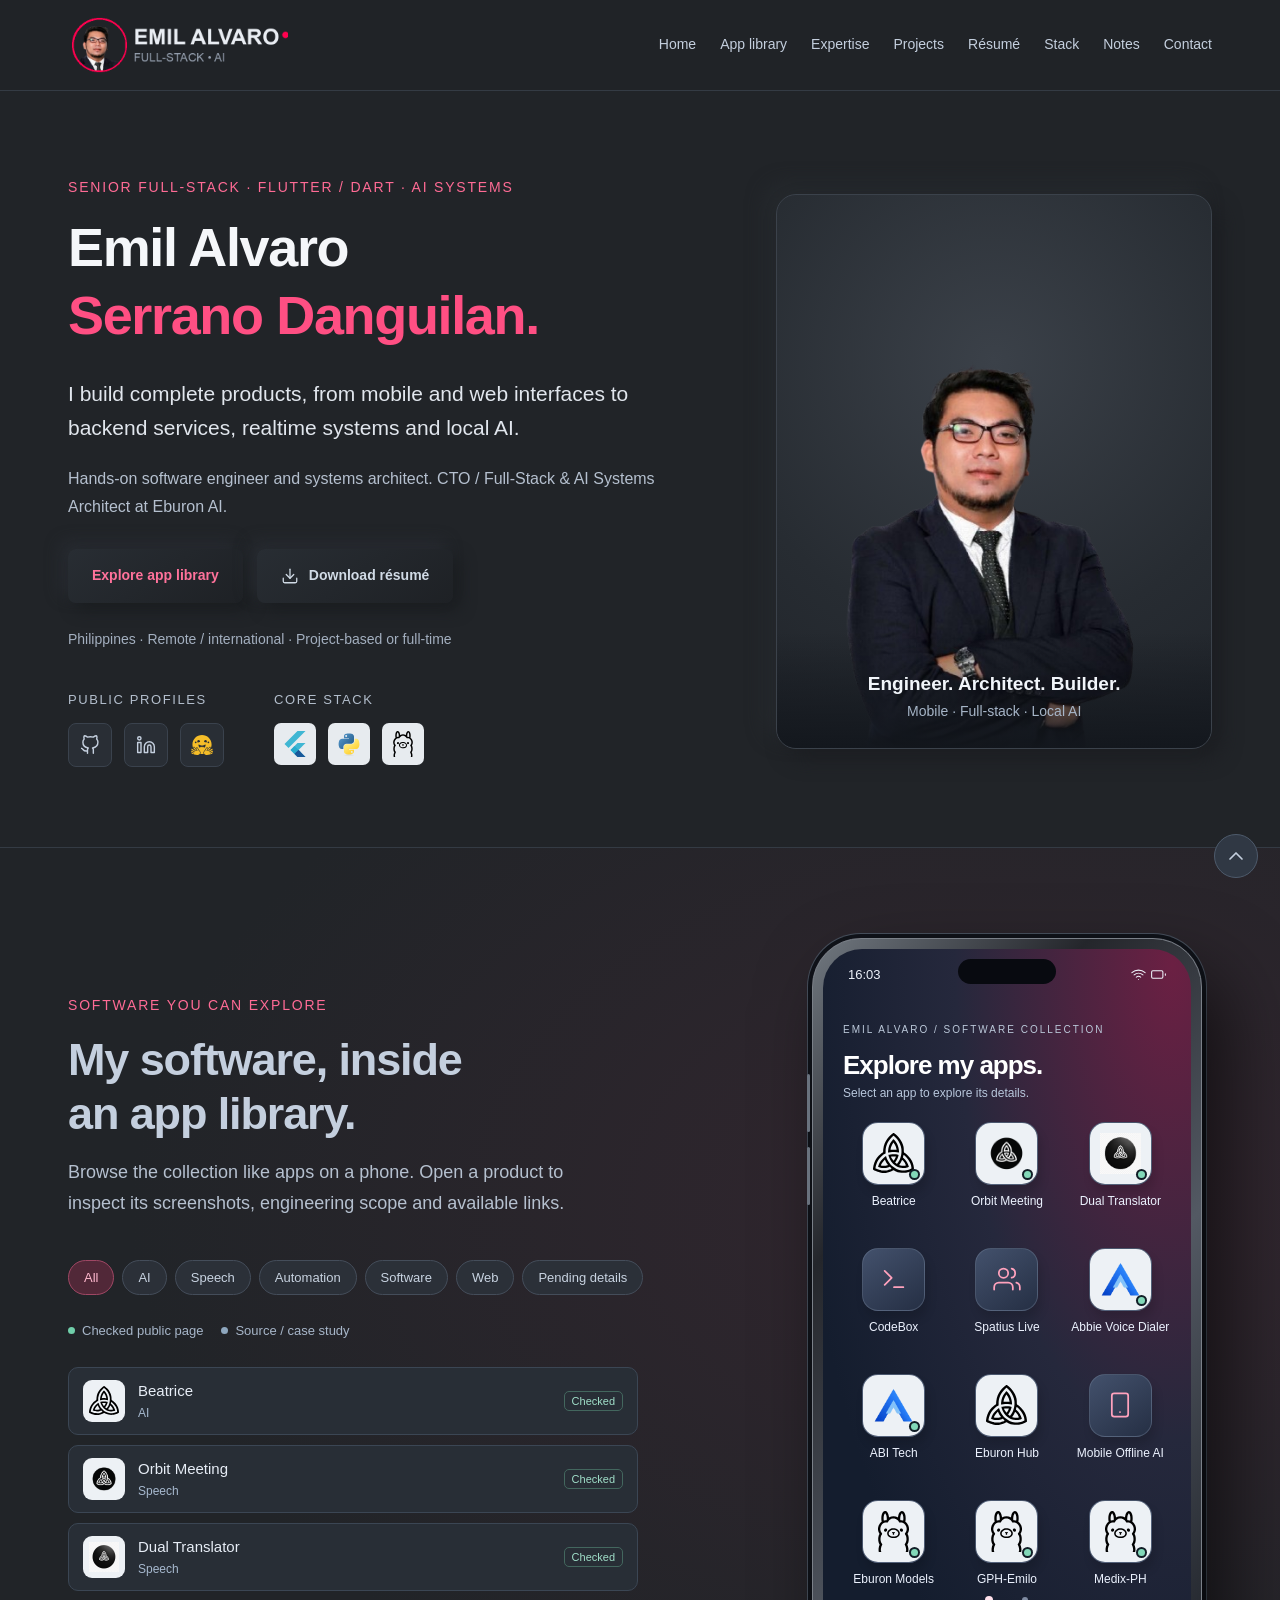
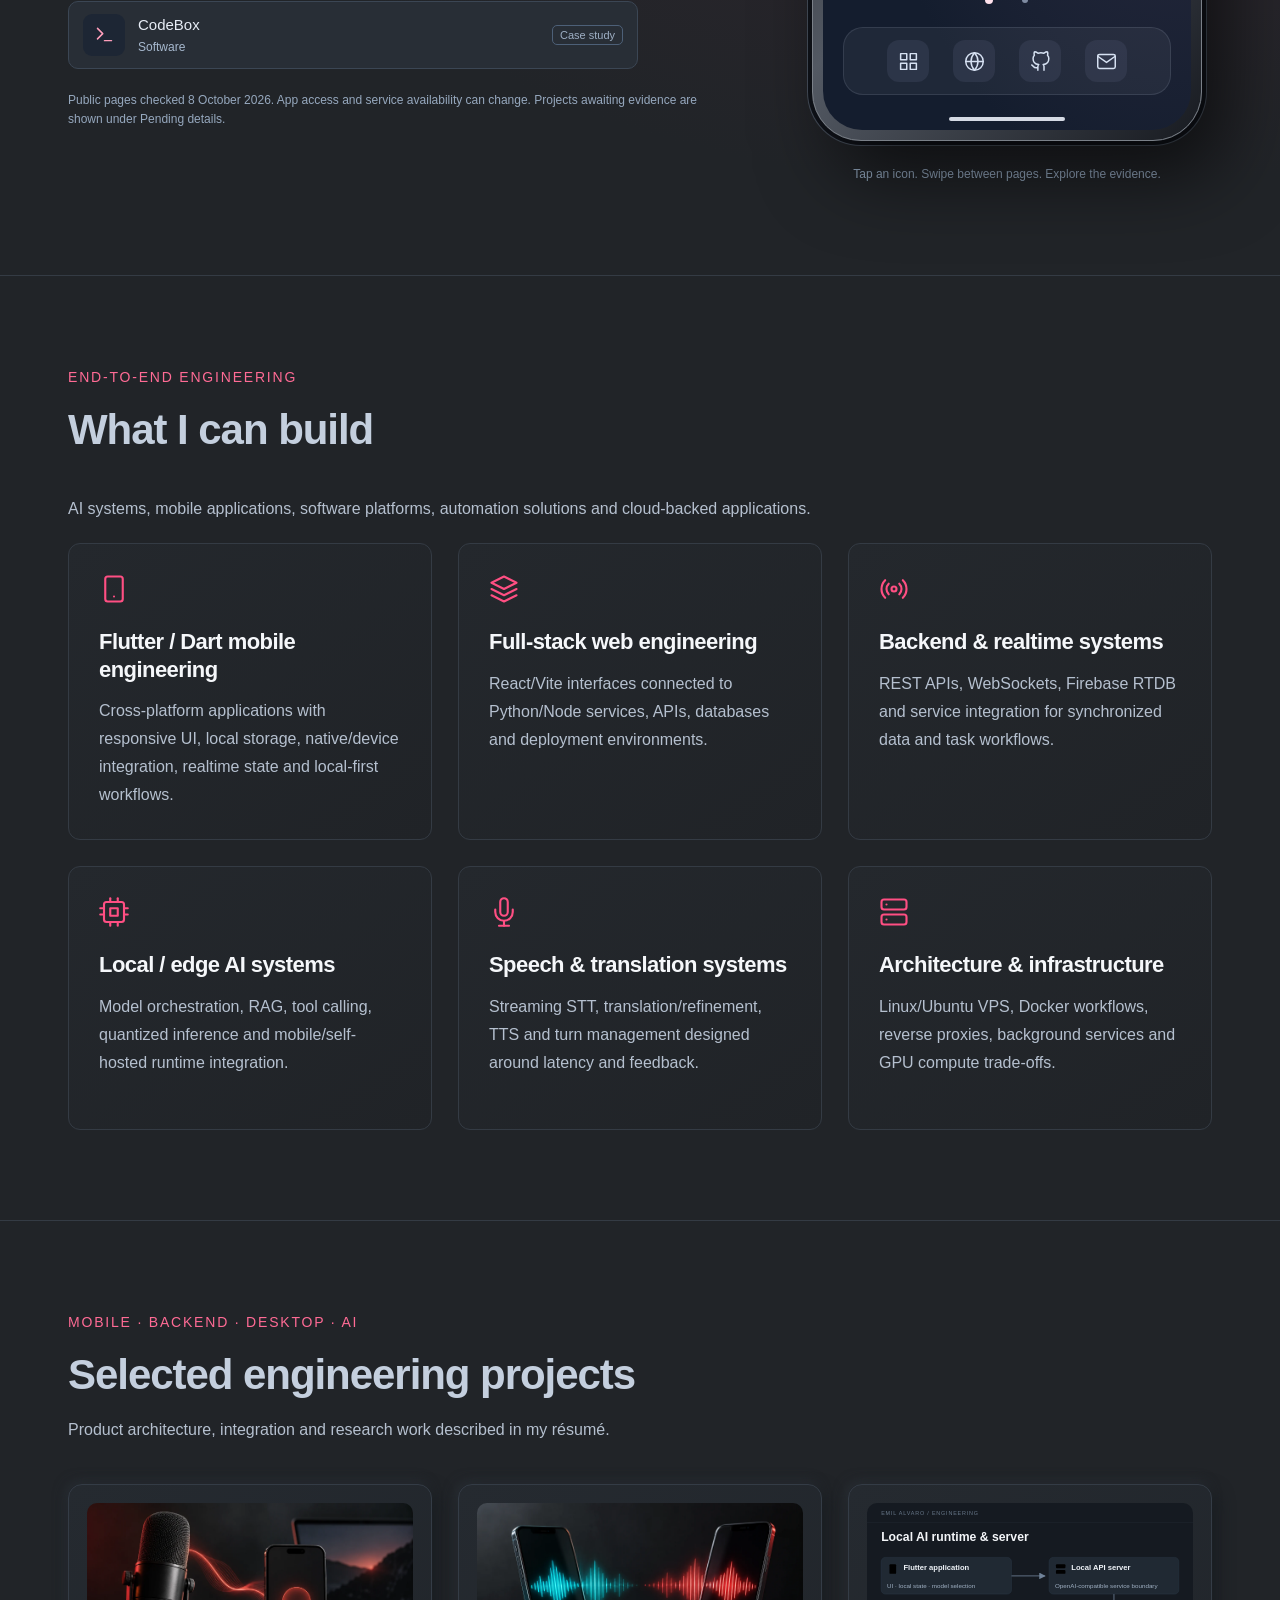
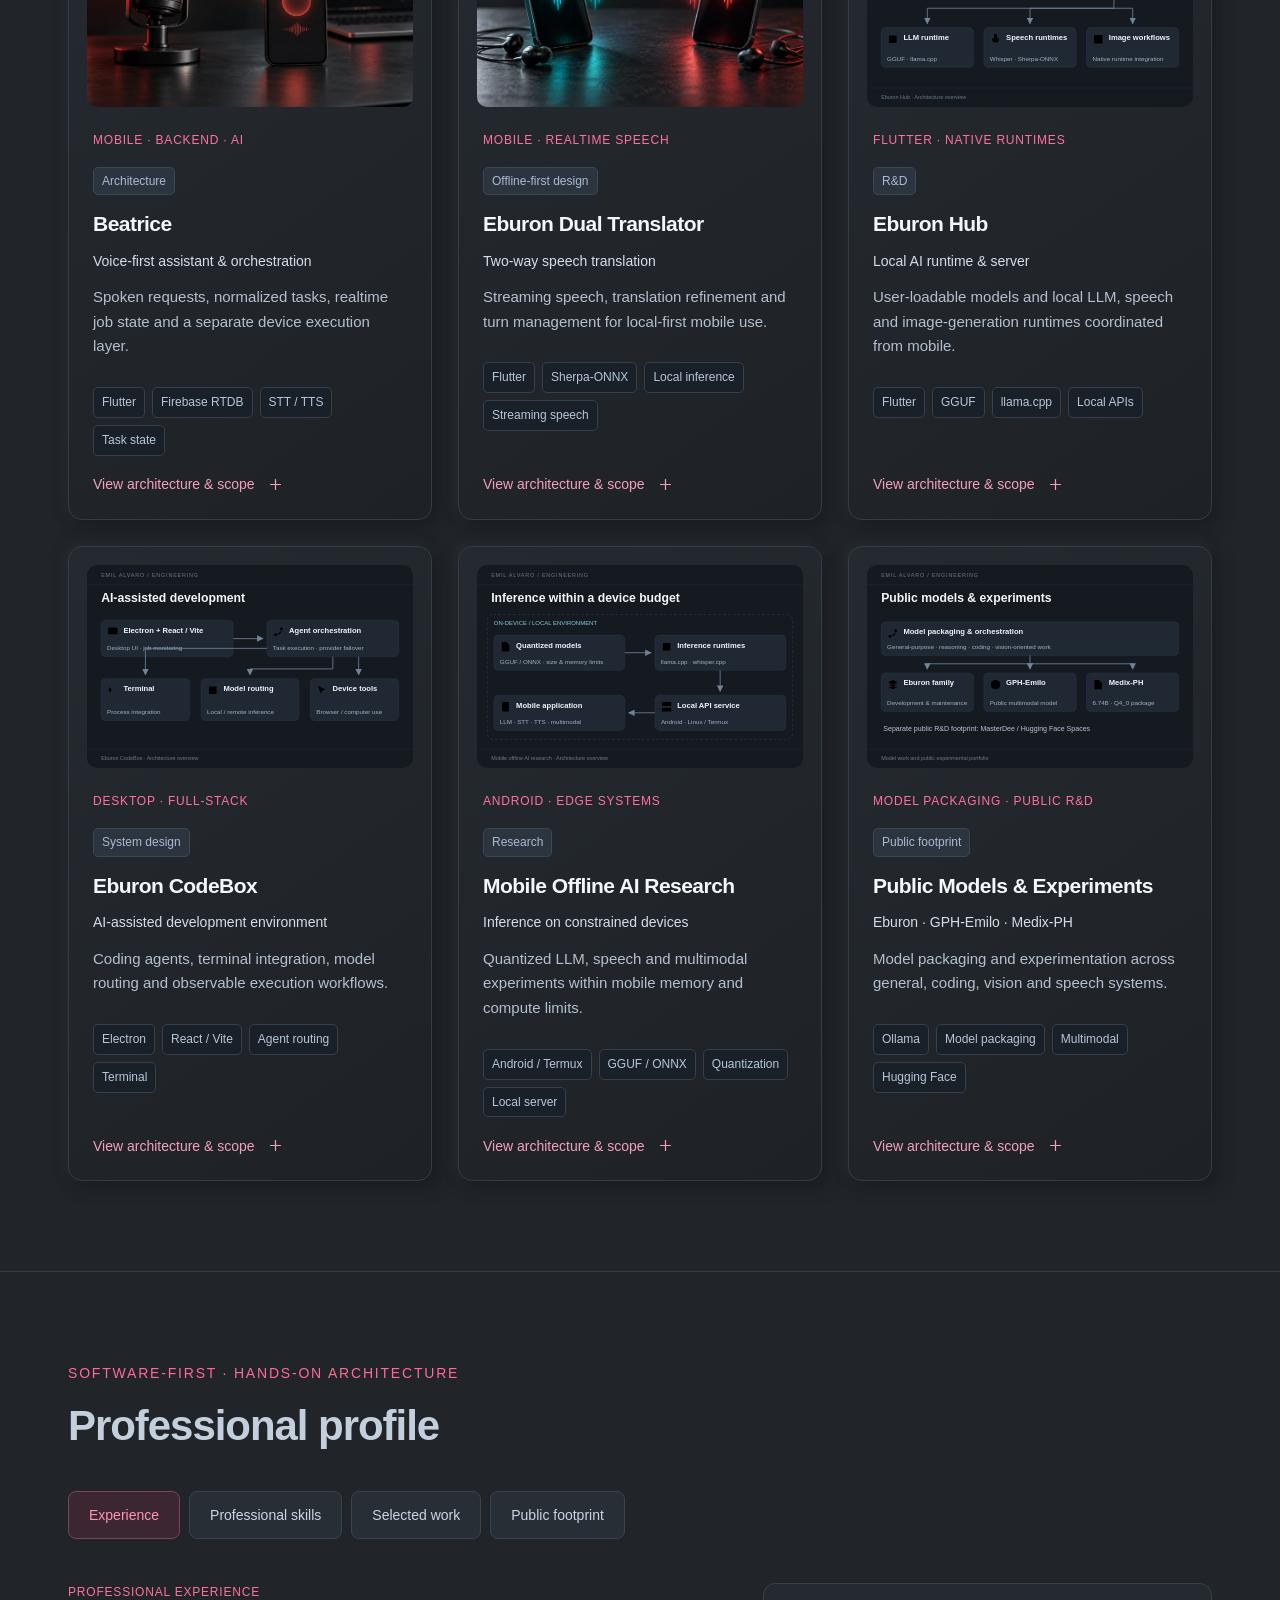
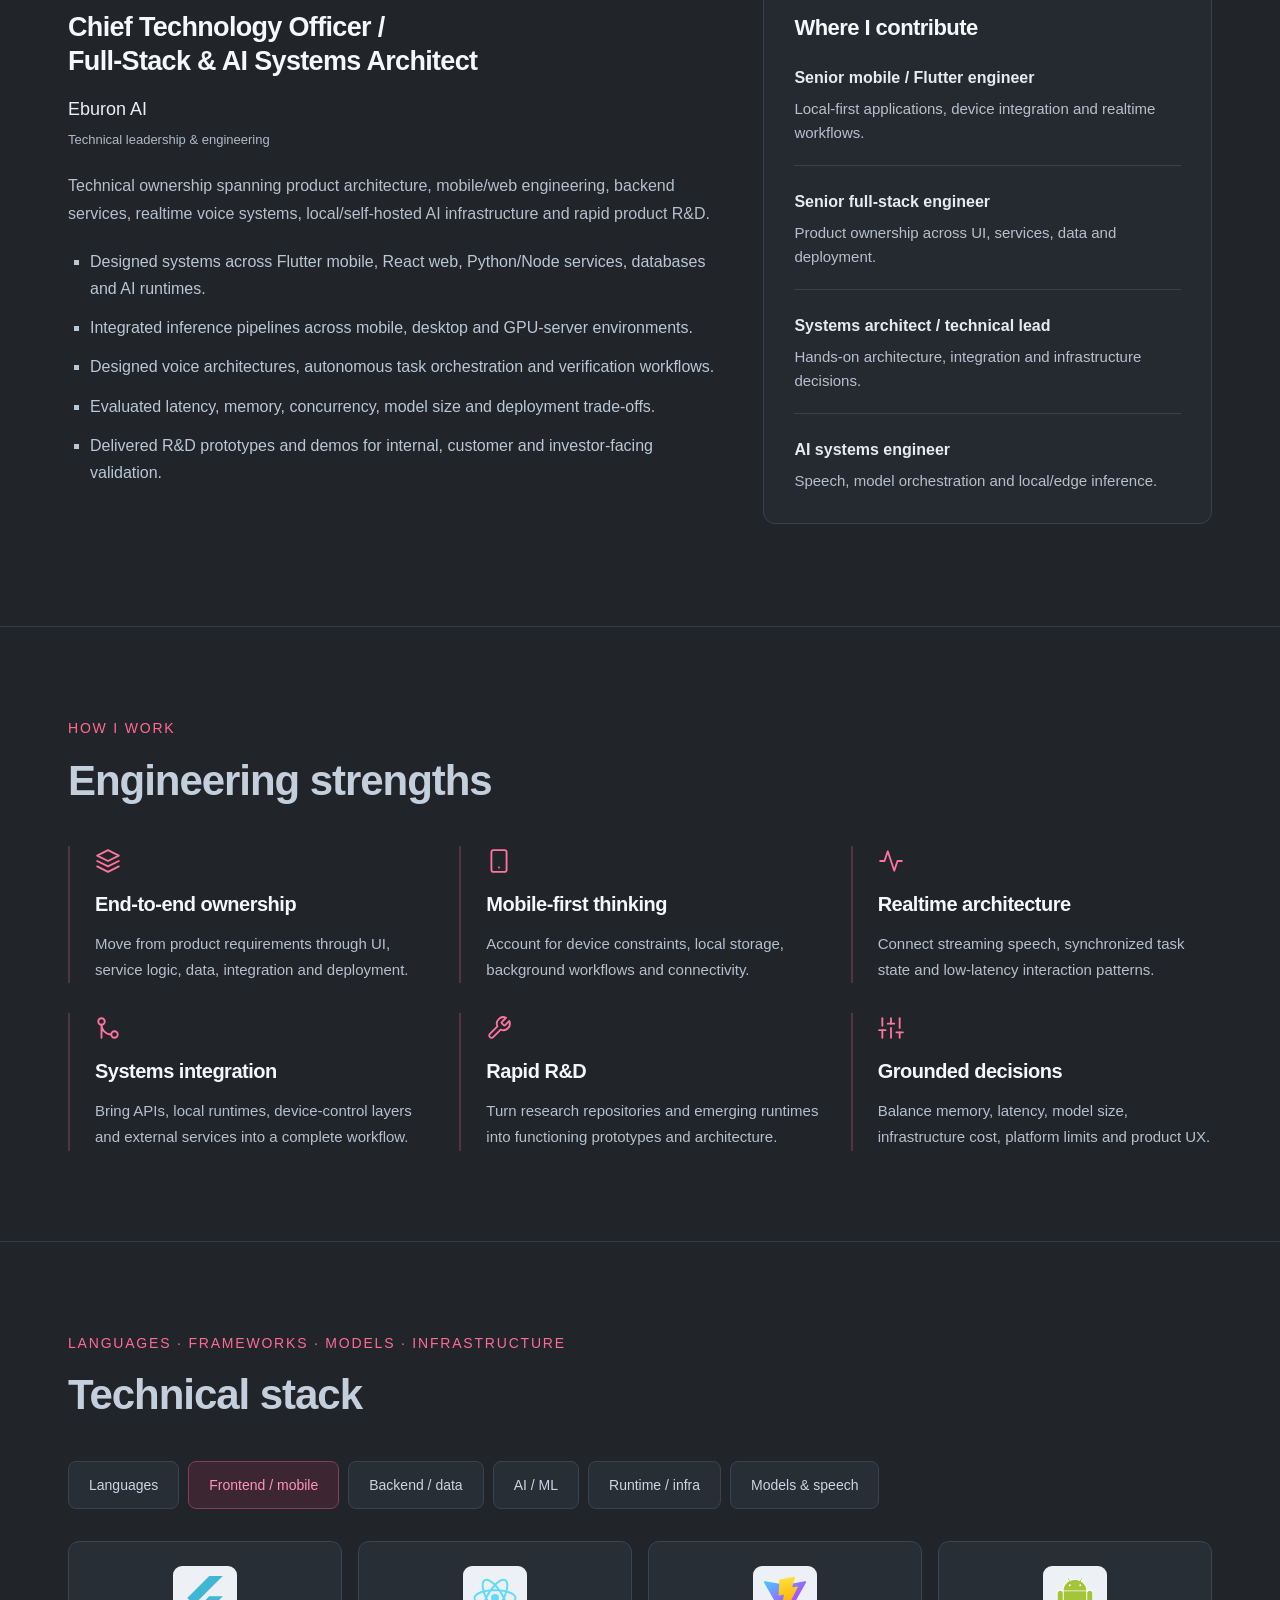
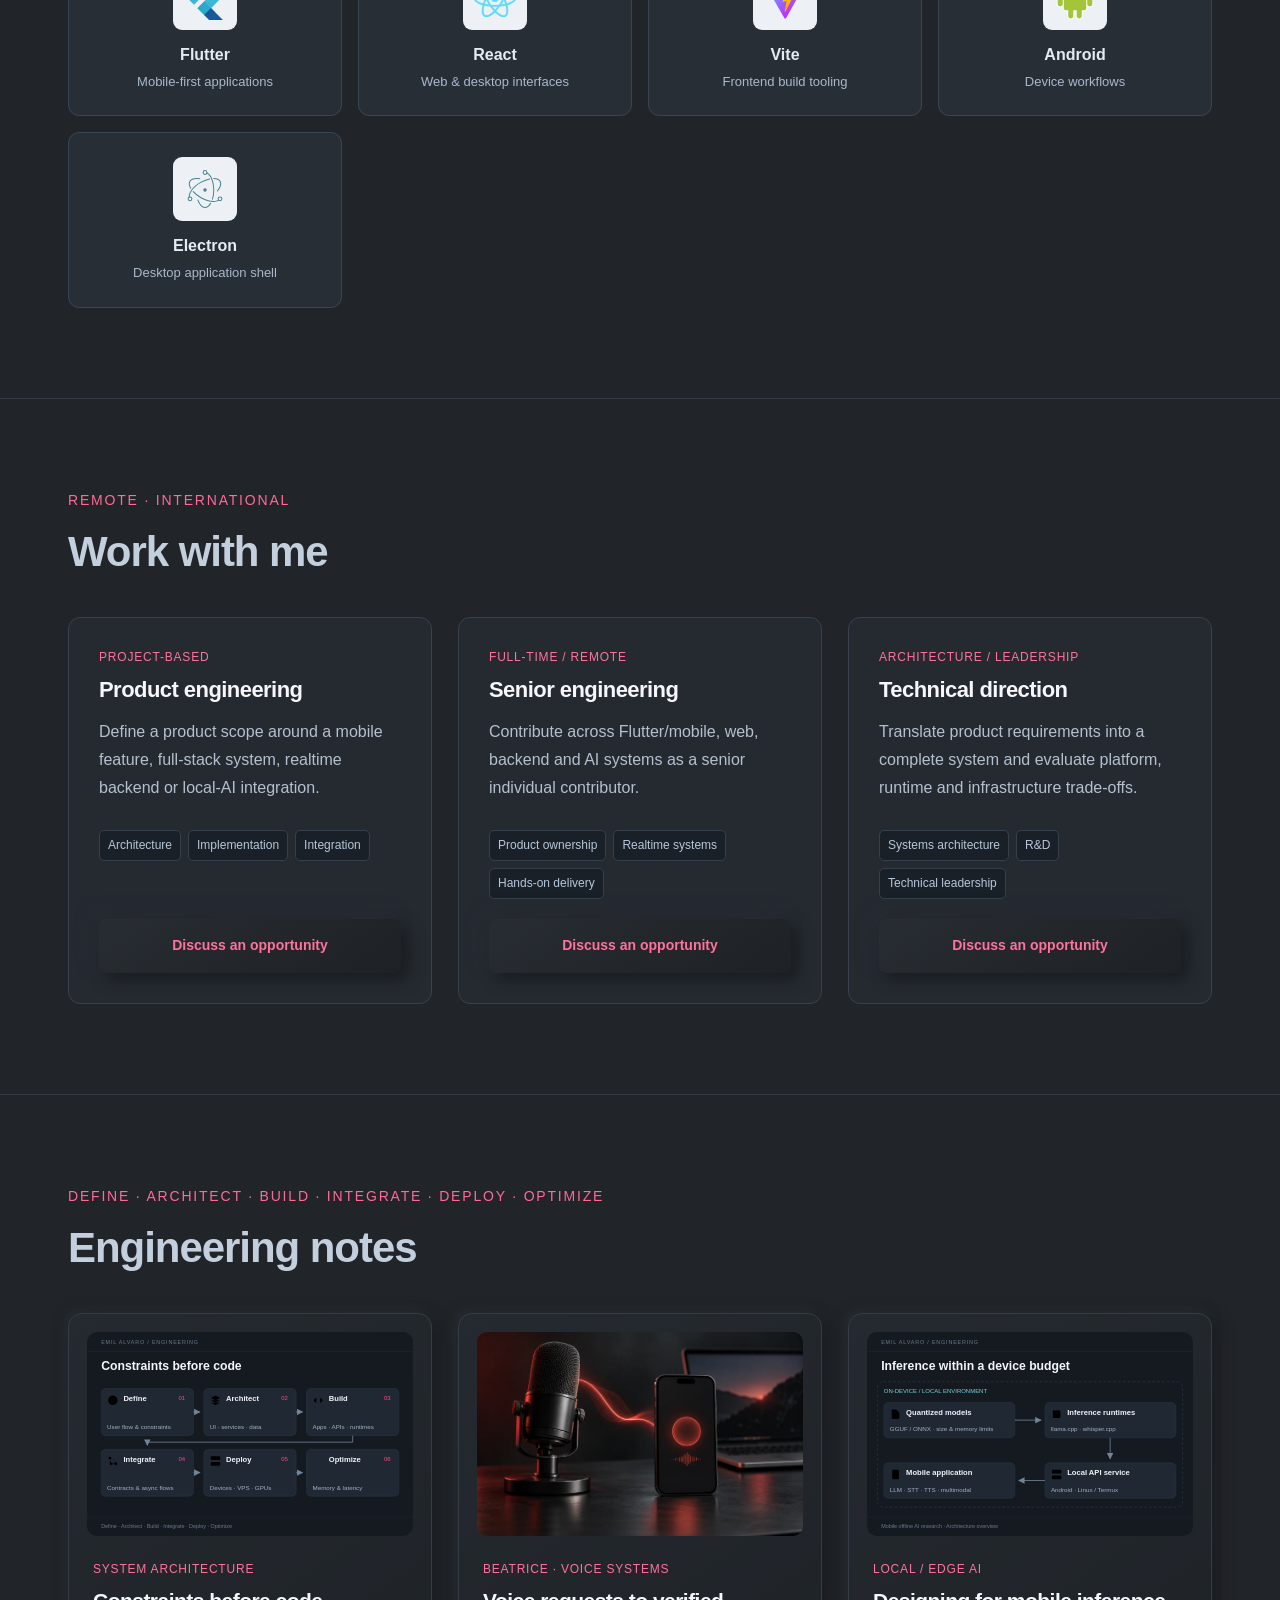
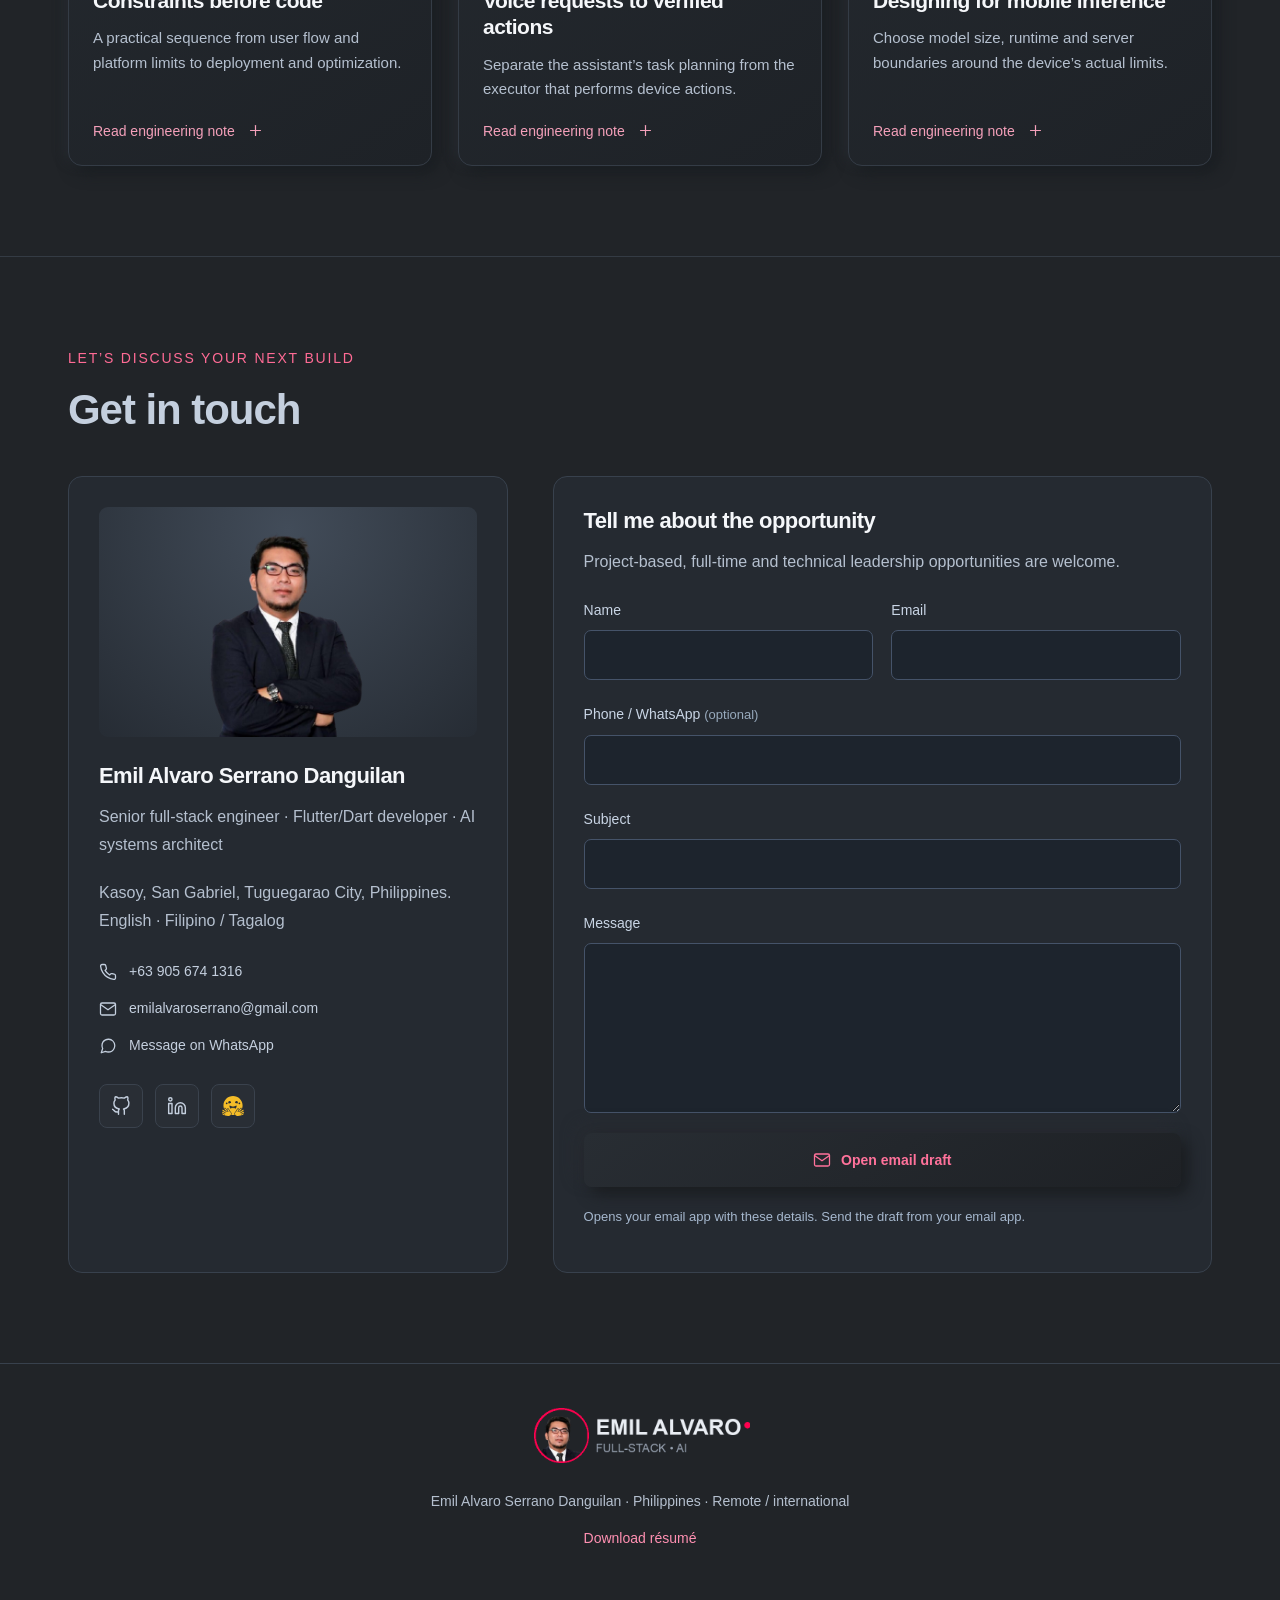
<file: html/inbio/index.html>
<!doctype html><html lang="en"><head><meta charset="utf-8"><meta name="viewport" content="width=device-width, initial-scale=1, viewport-fit=cover"><meta name="theme-color" content="#212428"><title>Emil Alvaro Serrano Danguilan | Full-Stack · Flutter · AI Systems</title><meta name="description" content="Emil Alvaro Serrano Danguilan — senior full-stack software engineer, Flutter/Dart developer and AI systems architect. Mobile, web, realtime backends and local/edge AI. Based in the Philippines; open to remote international roles."><meta property="og:title" content="Emil Alvaro — Full-Stack, Flutter & AI Systems"><meta property="og:description" content="Hands-on product engineering, systems architecture and local/edge AI. Explore résumé, selected projects and technical stack."><meta property="og:type" content="website"><link rel="icon" type="image/svg+xml" href="assets/images/logo/emil-favicon.svg"><link rel="stylesheet" href="assets/css/vendor/bootstrap.min.css"><link rel="stylesheet" href="assets/css/style.css"><link rel="stylesheet" href="assets/css/portfolio.css"></head><body class="template-color-1 emil-portfolio" data-asset-base=""><a class="skip-link" href="#main-content">Skip to content</a><header class="site-header"><div class="container header-content"><a class="site-brand" href="#home" aria-label="Emil Alvaro home"><img src="assets/images/logo/logo.png" alt="Emil Alvaro — Full-stack · AI" width="260" height="70"></a><nav class="desktop-nav" aria-label="Main navigation"><a href="#home">Home</a><a href="#app-library">App library</a><a href="#features">Expertise</a><a href="#portfolio">Projects</a><a href="#resume">Résumé</a><a href="#clients">Stack</a><a href="#blog">Notes</a><a href="#contacts">Contact</a></nav><button type="button" class="menu-toggle" aria-label="Open navigation" aria-expanded="false" aria-controls="mobile-nav"><i data-feather="menu" aria-hidden="true"></i></button></div><nav id="mobile-nav" class="mobile-nav" aria-label="Mobile navigation" hidden><a href="#home">Home</a><a href="#app-library">App library</a><a href="#features">Expertise</a><a href="#portfolio">Projects</a><a href="#resume">Résumé</a><a href="#clients">Stack</a><a href="#blog">Notes</a><a href="#contacts">Contact</a></nav></header><main id="main-content"><section id="home" class="hero-section"><div class="container hero-grid"><div class="hero-copy"><span class="hero-eyebrow">Senior full-stack · Flutter / Dart · AI systems</span><h1>Emil Alvaro<br><span>Serrano Danguilan.</span></h1><p class="hero-lead">I build complete products, from mobile and web interfaces to backend services, realtime systems and local AI.</p><p>Hands-on software engineer and systems architect. CTO / Full-Stack & AI Systems Architect at Eburon AI.</p><div class="hero-actions"><a class="rn-btn" href="#app-library">Explore app library</a><a class="rn-btn secondary-btn" href="assets/docs/emil-alvaro-resume.pdf" download="Emil-Alvaro-Resume.pdf"><i data-feather="download" aria-hidden="true"></i> Download résumé</a></div><p class="availability">Philippines · Remote / international · Project-based or full-time</p><div class="hero-bottom"><div><span class="minor-label">Public profiles</span><div class="social-links"><a href="https://github.com/emilalvaroserrano-collab" target="_blank" rel="noopener noreferrer" aria-label="GitHub"><i data-feather="github" aria-hidden="true"></i></a><a href="https://linkedin.com/in/emil-alvaro-danguilan-a90a01235" target="_blank" rel="noopener noreferrer" aria-label="LinkedIn"><i data-feather="linkedin" aria-hidden="true"></i></a><a class="hf-social" href="https://huggingface.co/MasterDee" target="_blank" rel="noopener noreferrer" aria-label="Hugging Face"><img class="" src="assets/images/stack/huggingface.svg" alt="Hugging Face logo" width="48" height="48" loading="lazy"></a></div></div><div><span class="minor-label">Core stack</span><div class="hero-stack"><img class="" src="assets/images/stack/flutter.svg" alt="Flutter logo" width="48" height="48" loading="lazy"><img class="" src="assets/images/stack/python.svg" alt="Python logo" width="48" height="48" loading="lazy"><img class="" src="assets/images/stack/ollama.svg" alt="Ollama logo" width="48" height="48" loading="lazy"></div></div></div></div><div class="hero-portrait-wrap"><img class="hero-portrait" src="assets/images/slider/emil-hero.png" alt="Portrait of Emil Alvaro Serrano Danguilan" width="420" height="540" fetchpriority="high"><div class="portrait-caption"><strong>Engineer. Architect. Builder.</strong><span>Mobile · Full-stack · Local AI</span></div></div></div></section><section id="app-library" class="rn-section-gap section-separator library-section"><div class="container library-layout"><div class="library-intro"><div class="section-title"><span class="subtitle">Software you can explore</span><h2 class="title">My software, inside<br>an app library.</h2><p>Browse the collection like apps on a phone. Open a product to inspect its screenshots, engineering scope and available links.</p></div><div class="library-controls" aria-label="Filter application library"><button type="button" data-library-filter="All" aria-pressed="true">All</button><button type="button" data-library-filter="AI" aria-pressed="false">AI</button><button type="button" data-library-filter="Speech" aria-pressed="false">Speech</button><button type="button" data-library-filter="Automation" aria-pressed="false">Automation</button><button type="button" data-library-filter="Software" aria-pressed="false">Software</button><button type="button" data-library-filter="Web" aria-pressed="false">Web</button><button type="button" data-library-filter="Pending" aria-pressed="false">Pending details</button></div><div class="library-legend"><span class="live"><i class="legend-mark" aria-hidden="true"></i>Checked public page</span><span><i class="legend-mark" aria-hidden="true"></i>Source / case study</span></div><div id="library-picks" class="library-picks"></div><p class="library-check-note">Public pages checked 8 October 2026. App access and service availability can change. Projects awaiting evidence are shown under Pending details.</p></div><div class="device-column"><div class="phone-device" aria-label="Interactive application library"><div class="phone-screen"><div class="phone-island" aria-hidden="true"></div><div class="phone-statusbar"><span id="phone-clock">9:41</span><span class="phone-status-icons" aria-hidden="true"><i data-feather="wifi"></i><i data-feather="battery"></i></span></div><div id="phone-home" class="phone-home"><span class="phone-label">Emil Alvaro / software collection</span><h3>Explore my apps.</h3><p id="phone-subtitle">Select an app to explore its details.</p><div id="phone-app-grid" class="phone-app-grid" aria-live="polite"></div><div id="phone-pages" class="phone-pages" aria-label="Application pages"></div><div class="phone-dock"><button type="button" id="phone-all-apps" aria-label="All applications"><i data-feather="grid" aria-hidden="true"></i></button><button type="button" id="phone-live-apps" aria-label="Applications with a checked public page"><i data-feather="globe" aria-hidden="true"></i></button><a href="https://github.com/emilalvaroserrano-collab" target="_blank" rel="noopener noreferrer" aria-label="GitHub profile"><i data-feather="github" aria-hidden="true"></i></a><a href="#contacts" aria-label="Contact Emil"><i data-feather="mail" aria-hidden="true"></i></a></div></div><div id="phone-detail" class="phone-detail" hidden><div class="phone-app-toolbar"><button type="button" id="phone-back" aria-label="Back to application library"><i data-feather="chevron-left" aria-hidden="true"></i></button><strong id="phone-toolbar-title">Project details</strong></div><div id="phone-detail-scroll" class="phone-detail-scroll"></div><div id="phone-detail-actions" class="phone-detail-actions"></div></div><button type="button" id="phone-home-button" class="phone-homebar" aria-label="Return to application home"></button></div></div><p class="device-caption">Tap an icon. Swipe between pages. Explore the evidence.</p></div></div></section><section id="features" class="rn-section-gap section-separator"><div class="container"><div class="section-title"><span class="subtitle">End-to-end engineering</span><h2 class="title">What I can build</h2></div><p class="expertise-intro">AI systems, mobile applications, software platforms, automation solutions and cloud-backed applications.</p><div class="expertise-grid"><article class="rn-service expertise-card"><span class="expertise-icon"><i data-feather="smartphone" aria-hidden="true"></i></span><h3>Flutter / Dart mobile engineering</h3><p>Cross-platform applications with responsive UI, local storage, native/device integration, realtime state and local-first workflows.</p></article><article class="rn-service expertise-card"><span class="expertise-icon"><i data-feather="layers" aria-hidden="true"></i></span><h3>Full-stack web engineering</h3><p>React/Vite interfaces connected to Python/Node services, APIs, databases and deployment environments.</p></article><article class="rn-service expertise-card"><span class="expertise-icon"><i data-feather="radio" aria-hidden="true"></i></span><h3>Backend & realtime systems</h3><p>REST APIs, WebSockets, Firebase RTDB and service integration for synchronized data and task workflows.</p></article><article class="rn-service expertise-card"><span class="expertise-icon"><i data-feather="cpu" aria-hidden="true"></i></span><h3>Local / edge AI systems</h3><p>Model orchestration, RAG, tool calling, quantized inference and mobile/self-hosted runtime integration.</p></article><article class="rn-service expertise-card"><span class="expertise-icon"><i data-feather="mic" aria-hidden="true"></i></span><h3>Speech & translation systems</h3><p>Streaming STT, translation/refinement, TTS and turn management designed around latency and feedback.</p></article><article class="rn-service expertise-card"><span class="expertise-icon"><i data-feather="server" aria-hidden="true"></i></span><h3>Architecture & infrastructure</h3><p>Linux/Ubuntu VPS, Docker workflows, reverse proxies, background services and GPU compute trade-offs.</p></article></div></div></section><section id="portfolio" class="rn-section-gap section-separator"><div class="container"><div class="section-title"><span class="subtitle">Mobile · Backend · Desktop · AI</span><h2 class="title">Selected engineering projects</h2><p>Product architecture, integration and research work described in my résumé.</p></div><div class="project-grid"><article class="rn-portfolio project-card"><button class="project-trigger" type="button" data-project="beatrice" data-bs-toggle="modal" data-bs-target="#project-modal" aria-label="Read about Beatrice"><div class="thumbnail"><img src="assets/images/portfolio/beatrice-voice.webp" alt="Microphone and smartphone illustrating a voice-first assistant" width="1200" height="750" loading="lazy"></div><div class="content"><div class="category-info"><span class="project-category">Mobile · Backend · AI</span><span class="project-state">Architecture</span></div><h3>Beatrice</h3><p class="project-subtitle">Voice-first assistant & orchestration</p><p>Spoken requests, normalized tasks, realtime job state and a separate device execution layer.</p><div class="tech-tags"><span>Flutter</span><span>Firebase RTDB</span><span>STT / TTS</span><span>Task state</span></div><span class="read-detail">View architecture & scope <i data-feather="plus" aria-hidden="true"></i></span></div></button></article><article class="rn-portfolio project-card"><button class="project-trigger" type="button" data-project="dual" data-bs-toggle="modal" data-bs-target="#project-modal" aria-label="Read about Eburon Dual Translator"><div class="thumbnail"><img src="assets/images/portfolio/dual-translator.webp" alt="Two phones with different audio waveforms illustrating two-way speech translation" width="1200" height="750" loading="lazy"></div><div class="content"><div class="category-info"><span class="project-category">Mobile · Realtime speech</span><span class="project-state">Offline-first design</span></div><h3>Eburon Dual Translator</h3><p class="project-subtitle">Two-way speech translation</p><p>Streaming speech, translation refinement and turn management for local-first mobile use.</p><div class="tech-tags"><span>Flutter</span><span>Sherpa-ONNX</span><span>Local inference</span><span>Streaming speech</span></div><span class="read-detail">View architecture & scope <i data-feather="plus" aria-hidden="true"></i></span></div></button></article><article class="rn-portfolio project-card"><button class="project-trigger" type="button" data-project="hub" data-bs-toggle="modal" data-bs-target="#project-modal" aria-label="Read about Eburon Hub"><div class="thumbnail"><img src="assets/images/portfolio/local-ai-runtime.svg" alt="Local runtime diagram connecting a Flutter application, a local API server and model runtimes" width="1200" height="750" loading="lazy"></div><div class="content"><div class="category-info"><span class="project-category">Flutter · Native runtimes</span><span class="project-state">R&D</span></div><h3>Eburon Hub</h3><p class="project-subtitle">Local AI runtime & server</p><p>User-loadable models and local LLM, speech and image-generation runtimes coordinated from mobile.</p><div class="tech-tags"><span>Flutter</span><span>GGUF</span><span>llama.cpp</span><span>Local APIs</span></div><span class="read-detail">View architecture & scope <i data-feather="plus" aria-hidden="true"></i></span></div></button></article><article class="rn-portfolio project-card"><button class="project-trigger" type="button" data-project="codebox" data-bs-toggle="modal" data-bs-target="#project-modal" aria-label="Read about Eburon CodeBox"><div class="thumbnail"><img src="assets/images/portfolio/codebox-system.svg" alt="Development environment diagram showing an Electron and React interface, agent orchestration and execution tools" width="1200" height="750" loading="lazy"></div><div class="content"><div class="category-info"><span class="project-category">Desktop · Full-stack</span><span class="project-state">System design</span></div><h3>Eburon CodeBox</h3><p class="project-subtitle">AI-assisted development environment</p><p>Coding agents, terminal integration, model routing and observable execution workflows.</p><div class="tech-tags"><span>Electron</span><span>React / Vite</span><span>Agent routing</span><span>Terminal</span></div><span class="read-detail">View architecture & scope <i data-feather="plus" aria-hidden="true"></i></span></div></button></article><article class="rn-portfolio project-card"><button class="project-trigger" type="button" data-project="offline" data-bs-toggle="modal" data-bs-target="#project-modal" aria-label="Read about Mobile Offline AI Research"><div class="thumbnail"><img src="assets/images/portfolio/mobile-edge-inference.svg" alt="On-device boundary containing quantized models, inference runtimes, local APIs and speech workloads" width="1200" height="750" loading="lazy"></div><div class="content"><div class="category-info"><span class="project-category">Android · Edge systems</span><span class="project-state">Research</span></div><h3>Mobile Offline AI Research</h3><p class="project-subtitle">Inference on constrained devices</p><p>Quantized LLM, speech and multimodal experiments within mobile memory and compute limits.</p><div class="tech-tags"><span>Android / Termux</span><span>GGUF / ONNX</span><span>Quantization</span><span>Local server</span></div><span class="read-detail">View architecture & scope <i data-feather="plus" aria-hidden="true"></i></span></div></button></article><article class="rn-portfolio project-card"><button class="project-trigger" type="button" data-project="models" data-bs-toggle="modal" data-bs-target="#project-modal" aria-label="Read about Public Models &amp; Experiments"><div class="thumbnail"><img src="assets/images/portfolio/public-models.svg" alt="Public model portfolio diagram separating Eburon model work, GPH-Emilo, Medix-PH and Hugging Face experiments" width="1200" height="750" loading="lazy"></div><div class="content"><div class="category-info"><span class="project-category">Model packaging · Public R&D</span><span class="project-state">Public footprint</span></div><h3>Public Models & Experiments</h3><p class="project-subtitle">Eburon · GPH-Emilo · Medix-PH</p><p>Model packaging and experimentation across general, coding, vision and speech systems.</p><div class="tech-tags"><span>Ollama</span><span>Model packaging</span><span>Multimodal</span><span>Hugging Face</span></div><span class="read-detail">View architecture & scope <i data-feather="plus" aria-hidden="true"></i></span></div></button></article></div></div></section><section id="resume" class="rn-section-gap section-separator"><div class="container"><div class="section-title"><span class="subtitle">Software-first · Hands-on architecture</span><h2 class="title">Professional profile</h2></div><div class="resume-tabs nav" role="tablist" aria-label="Résumé sections"><button class="nav-link active" id="resume-experience-tab" type="button" data-bs-toggle="tab" data-bs-target="#resume-experience" role="tab" aria-controls="resume-experience" aria-selected="true">Experience</button><button class="nav-link" id="resume-skills-tab" type="button" data-bs-toggle="tab" data-bs-target="#resume-skills" role="tab" aria-controls="resume-skills" aria-selected="false">Professional skills</button><button class="nav-link" id="resume-work-tab" type="button" data-bs-toggle="tab" data-bs-target="#resume-work" role="tab" aria-controls="resume-work" aria-selected="false">Selected work</button><button class="nav-link" id="resume-public-tab" type="button" data-bs-toggle="tab" data-bs-target="#resume-public" role="tab" aria-controls="resume-public" aria-selected="false">Public footprint</button></div><div class="tab-content"><div class="tab-pane fade show active" id="resume-experience" role="tabpanel" aria-labelledby="resume-experience-tab" tabindex="0"><div class="resume-experience"><article class="experience-role"><span class="project-category">Professional experience</span><h3>Chief Technology Officer /<br>Full-Stack & AI Systems Architect</h3><p class="role-company">Eburon AI <span>Technical leadership & engineering</span></p><p>Technical ownership spanning product architecture, mobile/web engineering, backend services, realtime voice systems, local/self-hosted AI infrastructure and rapid product R&D.</p><ul><li>Designed systems across Flutter mobile, React web, Python/Node services, databases and AI runtimes.</li><li>Integrated inference pipelines across mobile, desktop and GPU-server environments.</li><li>Designed voice architectures, autonomous task orchestration and verification workflows.</li><li>Evaluated latency, memory, concurrency, model size and deployment trade-offs.</li><li>Delivered R&D prototypes and demos for internal, customer and investor-facing validation.</li></ul></article><aside class="role-fit"><h3>Where I contribute</h3><div class="fit-item"><strong>Senior mobile / Flutter engineer</strong><p>Local-first applications, device integration and realtime workflows.</p></div><div class="fit-item"><strong>Senior full-stack engineer</strong><p>Product ownership across UI, services, data and deployment.</p></div><div class="fit-item"><strong>Systems architect / technical lead</strong><p>Hands-on architecture, integration and infrastructure decisions.</p></div><div class="fit-item"><strong>AI systems engineer</strong><p>Speech, model orchestration and local/edge inference.</p></div></aside></div></div><div class="tab-pane fade" id="resume-skills" role="tabpanel" aria-labelledby="resume-skills-tab" tabindex="0"><div class="skills-grid"><article class="skill-scope"><h3>Mobile & frontend</h3><p>Mobile-first applications and responsive interfaces with backend connectivity and local persistence.</p><div class="tech-tags"><span>Flutter</span><span>Dart</span><span>React</span><span>TypeScript</span><span>Vite</span><span>HTML / CSS</span></div></article><article class="skill-scope"><h3>Backend & data</h3><p>API services, asynchronous integration, realtime task state and relational/device persistence.</p><div class="tech-tags"><span>Python</span><span>Node.js</span><span>REST</span><span>WebSockets</span><span>PostgreSQL</span><span>Prisma</span><span>Firebase RTDB</span></div></article><article class="skill-scope"><h3>AI & speech</h3><p>Model orchestration, retrieval, tool calling, speech pipelines and quantized inference.</p><div class="tech-tags"><span>LLMs</span><span>RAG</span><span>STT / TTS</span><span>GGUF</span><span>ONNX</span><span>Multimodal</span></div></article><article class="skill-scope"><h3>Runtime & infrastructure</h3><p>Local/server deployment boundaries, persistent services and compute trade-offs.</p><div class="tech-tags"><span>Linux / Ubuntu</span><span>Docker</span><span>VPS</span><span>ngrok</span><span>Ollama</span><span>llama.cpp</span><span>GPU compute</span></div></article></div></div><div class="tab-pane fade" id="resume-work" role="tabpanel" aria-labelledby="resume-work-tab" tabindex="0"><div class="resume-work-grid"><article><span class="project-category">Mobile · Backend · AI</span><h3>Beatrice</h3><p>Spoken requests, normalized tasks, realtime job state and a separate device execution layer.</p></article><article><span class="project-category">Mobile · Realtime speech</span><h3>Eburon Dual Translator</h3><p>Streaming speech, translation refinement and turn management for local-first mobile use.</p></article><article><span class="project-category">Flutter · Native runtimes</span><h3>Eburon Hub</h3><p>User-loadable models and local LLM, speech and image-generation runtimes coordinated from mobile.</p></article><article><span class="project-category">Desktop · Full-stack</span><h3>Eburon CodeBox</h3><p>Coding agents, terminal integration, model routing and observable execution workflows.</p></article><article><span class="project-category">Android · Edge systems</span><h3>Mobile Offline AI Research</h3><p>Quantized LLM, speech and multimodal experiments within mobile memory and compute limits.</p></article><article><span class="project-category">Model packaging · Public R&D</span><h3>Public Models & Experiments</h3><p>Model packaging and experimentation across general, coding, vision and speech systems.</p></article></div></div><div class="tab-pane fade" id="resume-public" role="tabpanel" aria-labelledby="resume-public-tab" tabindex="0"><div class="public-grid"><article class="public-card"><img src="assets/images/stack/huggingface.svg" alt="Hugging Face logo" width="56" height="56" loading="lazy"><h3>MasterDee</h3><p>40 public experimental Spaces across agents, speech, multimodal and image-generation work. A record of hands-on prototyping; each Space has its own runtime status.</p><a href="https://huggingface.co/MasterDee" target="_blank" rel="noopener noreferrer">View Hugging Face profile</a></article><article class="public-card"><img src="assets/images/stack/ollama.svg" alt="Ollama logo" width="56" height="56" loading="lazy"><h3>GPH-Emilo</h3><p>A public multimodal model initiative from Aitek PH Software with Filipino cultural context. Its model documentation credits Emil as the engineer who spearheaded the project.</p><a href="https://ollama.com/chatgph/gph-main" target="_blank" rel="noopener noreferrer">View model documentation</a></article><article class="public-card"><img src="assets/images/stack/ollama.svg" alt="Ollama logo" width="56" height="56" loading="lazy"><h3>Medix-PH</h3><p>A public 6.74B Q4_0 model package oriented toward Philippine healthcare communication. Its model documentation credits Emil as developer.</p><a href="https://ollama.com/chatgph/medix-ph" target="_blank" rel="noopener noreferrer">View model documentation</a></article></div></div></div></div></section><section id="testimonial" class="rn-section-gap section-separator"><div class="container"><div class="section-title"><span class="subtitle">How I work</span><h2 class="title">Engineering strengths</h2></div><div class="strength-grid"><article><span class="strength-icon"><i data-feather="layers" aria-hidden="true"></i></span><h3>End-to-end ownership</h3><p>Move from product requirements through UI, service logic, data, integration and deployment.</p></article><article><span class="strength-icon"><i data-feather="smartphone" aria-hidden="true"></i></span><h3>Mobile-first thinking</h3><p>Account for device constraints, local storage, background workflows and connectivity.</p></article><article><span class="strength-icon"><i data-feather="activity" aria-hidden="true"></i></span><h3>Realtime architecture</h3><p>Connect streaming speech, synchronized task state and low-latency interaction patterns.</p></article><article><span class="strength-icon"><i data-feather="git-merge" aria-hidden="true"></i></span><h3>Systems integration</h3><p>Bring APIs, local runtimes, device-control layers and external services into a complete workflow.</p></article><article><span class="strength-icon"><i data-feather="tool" aria-hidden="true"></i></span><h3>Rapid R&D</h3><p>Turn research repositories and emerging runtimes into functioning prototypes and architecture.</p></article><article><span class="strength-icon"><i data-feather="sliders" aria-hidden="true"></i></span><h3>Grounded decisions</h3><p>Balance memory, latency, model size, infrastructure cost, platform limits and product UX.</p></article></div></div></section><section id="clients" class="rn-section-gap section-separator"><div class="container"><div class="section-title"><span class="subtitle">Languages · Frameworks · Models · Infrastructure</span><h2 class="title">Technical stack</h2></div><div class="stack-tabs nav" role="tablist" aria-label="Technology categories"><button class="nav-link" id="stack-languages-tab" type="button" data-bs-toggle="tab" data-bs-target="#stack-languages" role="tab" aria-controls="stack-languages" aria-selected="false">Languages</button><button class="nav-link active" id="stack-frontend-tab" type="button" data-bs-toggle="tab" data-bs-target="#stack-frontend" role="tab" aria-controls="stack-frontend" aria-selected="true">Frontend / mobile</button><button class="nav-link" id="stack-backend-tab" type="button" data-bs-toggle="tab" data-bs-target="#stack-backend" role="tab" aria-controls="stack-backend" aria-selected="false">Backend / data</button><button class="nav-link" id="stack-ai-tab" type="button" data-bs-toggle="tab" data-bs-target="#stack-ai" role="tab" aria-controls="stack-ai" aria-selected="false">AI / ML</button><button class="nav-link" id="stack-infra-tab" type="button" data-bs-toggle="tab" data-bs-target="#stack-infra" role="tab" aria-controls="stack-infra" aria-selected="false">Runtime / infra</button><button class="nav-link" id="stack-speech-tab" type="button" data-bs-toggle="tab" data-bs-target="#stack-speech" role="tab" aria-controls="stack-speech" aria-selected="false">Models & speech</button></div><div class="tab-content stack-content"><div class="tab-pane fade" id="stack-languages" role="tabpanel" aria-labelledby="stack-languages-tab" tabindex="0"><div class="stack-grid"><a class="stack-tile" href="https://dart.dev/" target="_blank" rel="noopener noreferrer"><img class="" src="assets/images/stack/dart.svg" alt="Dart logo" width="48" height="48" loading="lazy"><span class="stack-label">Dart</span><span class="stack-detail">Mobile application logic</span></a><a class="stack-tile" href="https://www.python.org/" target="_blank" rel="noopener noreferrer"><img class="" src="assets/images/stack/python.svg" alt="Python logo" width="48" height="48" loading="lazy"><span class="stack-label">Python</span><span class="stack-detail">Services &amp; AI integration</span></a><a class="stack-tile" href="https://developer.mozilla.org/en-US/docs/Web/JavaScript" target="_blank" rel="noopener noreferrer"><img class="" src="assets/images/stack/javascript.svg" alt="JavaScript logo" width="48" height="48" loading="lazy"><span class="stack-label">JavaScript</span><span class="stack-detail">Web application logic</span></a><a class="stack-tile" href="https://www.typescriptlang.org/" target="_blank" rel="noopener noreferrer"><img class="" src="assets/images/stack/typescript.svg" alt="TypeScript logo" width="48" height="48" loading="lazy"><span class="stack-label">TypeScript</span><span class="stack-detail">Typed frontend &amp; services</span></a><a class="stack-tile" href="https://developer.mozilla.org/en-US/docs/Web/HTML" target="_blank" rel="noopener noreferrer"><img class="" src="assets/images/stack/html5.svg" alt="HTML logo" width="48" height="48" loading="lazy"><span class="stack-label">HTML</span><span class="stack-detail">Web structure</span></a><a class="stack-tile" href="https://developer.mozilla.org/en-US/docs/Web/CSS" target="_blank" rel="noopener noreferrer"><img class="" src="assets/images/stack/css3.svg" alt="CSS logo" width="48" height="48" loading="lazy"><span class="stack-label">CSS</span><span class="stack-detail">Responsive interfaces</span></a><a class="stack-tile" href="https://www.postgresql.org/docs/current/sql.html" target="_blank" rel="noopener noreferrer"><span class="topic-icon"><i data-feather="database" aria-hidden="true"></i></span><span class="stack-label">SQL</span><span class="stack-detail">Relational data</span></a></div></div><div class="tab-pane fade show active" id="stack-frontend" role="tabpanel" aria-labelledby="stack-frontend-tab" tabindex="0"><div class="stack-grid"><a class="stack-tile" href="https://flutter.dev/" target="_blank" rel="noopener noreferrer"><img class="" src="assets/images/stack/flutter.svg" alt="Flutter logo" width="48" height="48" loading="lazy"><span class="stack-label">Flutter</span><span class="stack-detail">Mobile-first applications</span></a><a class="stack-tile" href="https://react.dev/" target="_blank" rel="noopener noreferrer"><img class="" src="assets/images/stack/react.svg" alt="React logo" width="48" height="48" loading="lazy"><span class="stack-label">React</span><span class="stack-detail">Web &amp; desktop interfaces</span></a><a class="stack-tile" href="https://vite.dev/" target="_blank" rel="noopener noreferrer"><img class="" src="assets/images/stack/vite.svg" alt="Vite logo" width="48" height="48" loading="lazy"><span class="stack-label">Vite</span><span class="stack-detail">Frontend build tooling</span></a><a class="stack-tile" href="https://developer.android.com/" target="_blank" rel="noopener noreferrer"><img class="" src="assets/images/stack/android.svg" alt="Android logo" width="48" height="48" loading="lazy"><span class="stack-label">Android</span><span class="stack-detail">Device workflows</span></a><a class="stack-tile" href="https://www.electronjs.org/" target="_blank" rel="noopener noreferrer"><img class="" src="assets/images/stack/electron.svg" alt="Electron logo" width="48" height="48" loading="lazy"><span class="stack-label">Electron</span><span class="stack-detail">Desktop application shell</span></a></div></div><div class="tab-pane fade" id="stack-backend" role="tabpanel" aria-labelledby="stack-backend-tab" tabindex="0"><div class="stack-grid"><a class="stack-tile" href="https://nodejs.org/" target="_blank" rel="noopener noreferrer"><img class="" src="assets/images/stack/nodejs.svg" alt="Node.js logo" width="48" height="48" loading="lazy"><span class="stack-label">Node.js</span><span class="stack-detail">Backend services</span></a><a class="stack-tile" href="https://developer.mozilla.org/en-US/docs/Glossary/REST" target="_blank" rel="noopener noreferrer"><span class="topic-icon"><i data-feather="code" aria-hidden="true"></i></span><span class="stack-label">REST APIs</span><span class="stack-detail">Service interfaces</span></a><a class="stack-tile" href="https://developer.mozilla.org/en-US/docs/Web/API/WebSockets_API" target="_blank" rel="noopener noreferrer"><span class="topic-icon"><i data-feather="radio" aria-hidden="true"></i></span><span class="stack-label">WebSockets</span><span class="stack-detail">Realtime communication</span></a><a class="stack-tile" href="https://www.postgresql.org/" target="_blank" rel="noopener noreferrer"><img class="" src="assets/images/stack/postgresql.svg" alt="PostgreSQL logo" width="48" height="48" loading="lazy"><span class="stack-label">PostgreSQL</span><span class="stack-detail">Relational persistence</span></a><a class="stack-tile" href="https://www.prisma.io/" target="_blank" rel="noopener noreferrer"><img class="" src="assets/images/stack/prisma.svg" alt="Prisma logo" width="48" height="48" loading="lazy"><span class="stack-label">Prisma</span><span class="stack-detail">Data access &amp; schema</span></a><a class="stack-tile" href="https://firebase.google.com/docs/database" target="_blank" rel="noopener noreferrer"><img class="" src="assets/images/stack/firebase.svg" alt="Firebase RTDB logo" width="48" height="48" loading="lazy"><span class="stack-label">Firebase RTDB</span><span class="stack-detail">Realtime task/data state</span></a><a class="stack-tile" href="https://docs.flutter.dev/cookbook/persistence" target="_blank" rel="noopener noreferrer"><span class="topic-icon"><i data-feather="hard-drive" aria-hidden="true"></i></span><span class="stack-label">Local storage</span><span class="stack-detail">On-device persistence</span></a></div></div><div class="tab-pane fade" id="stack-ai" role="tabpanel" aria-labelledby="stack-ai-tab" tabindex="0"><div class="stack-grid"><a class="stack-tile" href="https://ollama.com/" target="_blank" rel="noopener noreferrer"><span class="topic-icon"><i data-feather="cpu" aria-hidden="true"></i></span><span class="stack-label">LLM systems</span><span class="stack-detail">Model routing &amp; orchestration</span></a><a class="stack-tile" href="https://huggingface.co/docs/transformers/model_doc/rag" target="_blank" rel="noopener noreferrer"><span class="topic-icon"><i data-feather="search" aria-hidden="true"></i></span><span class="stack-label">RAG</span><span class="stack-detail">Retrieval &amp; grounded context</span></a><a class="stack-tile" href="https://huggingface.co/learn/agents-course/" target="_blank" rel="noopener noreferrer"><span class="topic-icon"><i data-feather="git-branch" aria-hidden="true"></i></span><span class="stack-label">Agentic AI</span><span class="stack-detail">Tools, tasks &amp; verification</span></a><a class="stack-tile" href="https://huggingface.co/docs/transformers/tasks" target="_blank" rel="noopener noreferrer"><span class="topic-icon"><i data-feather="image" aria-hidden="true"></i></span><span class="stack-label">Multimodal</span><span class="stack-detail">Text, image &amp; speech integration</span></a><a class="stack-tile" href="https://github.com/ggml-org/ggml/blob/master/docs/gguf.md" target="_blank" rel="noopener noreferrer"><span class="topic-icon"><i data-feather="file" aria-hidden="true"></i></span><span class="stack-label">GGUF</span><span class="stack-detail">Quantized model packaging</span></a><a class="stack-tile" href="https://onnx.ai/" target="_blank" rel="noopener noreferrer"><img class="" src="assets/images/stack/onnx.svg" alt="ONNX logo" width="48" height="48" loading="lazy"><span class="stack-label">ONNX</span><span class="stack-detail">Model interchange/runtime</span></a></div></div><div class="tab-pane fade" id="stack-infra" role="tabpanel" aria-labelledby="stack-infra-tab" tabindex="0"><div class="stack-grid"><a class="stack-tile" href="https://ollama.com/" target="_blank" rel="noopener noreferrer"><img class="" src="assets/images/stack/ollama.svg" alt="Ollama logo" width="48" height="48" loading="lazy"><span class="stack-label">Ollama</span><span class="stack-detail">Local model serving</span></a><a class="stack-tile" href="https://github.com/ggml-org/llama.cpp" target="_blank" rel="noopener noreferrer"><span class="topic-icon"><i data-feather="cpu" aria-hidden="true"></i></span><span class="stack-label">llama.cpp</span><span class="stack-detail">Local LLM inference</span></a><a class="stack-tile" href="https://github.com/ggml-org/whisper.cpp" target="_blank" rel="noopener noreferrer"><span class="topic-icon"><i data-feather="mic" aria-hidden="true"></i></span><span class="stack-label">whisper.cpp</span><span class="stack-detail">Local speech recognition</span></a><a class="stack-tile" href="https://www.kernel.org/" target="_blank" rel="noopener noreferrer"><img class="" src="assets/images/stack/linux.svg" alt="Linux logo" width="48" height="48" loading="lazy"><span class="stack-label">Linux</span><span class="stack-detail">Services &amp; environments</span></a><a class="stack-tile" href="https://ubuntu.com/" target="_blank" rel="noopener noreferrer"><img class="" src="assets/images/stack/ubuntu.svg" alt="Ubuntu logo" width="48" height="48" loading="lazy"><span class="stack-label">Ubuntu</span><span class="stack-detail">VPS/server environment</span></a><a class="stack-tile" href="https://www.docker.com/" target="_blank" rel="noopener noreferrer"><img class="" src="assets/images/stack/docker.svg" alt="Docker logo" width="48" height="48" loading="lazy"><span class="stack-label">Docker</span><span class="stack-detail">Container workflows</span></a><a class="stack-tile" href="https://ubuntu.com/server" target="_blank" rel="noopener noreferrer"><span class="topic-icon"><i data-feather="server" aria-hidden="true"></i></span><span class="stack-label">VPS</span><span class="stack-detail">Services &amp; reverse proxies</span></a><a class="stack-tile" href="https://www.nvidia.com/en-us/data-center/" target="_blank" rel="noopener noreferrer"><img class="" src="assets/images/stack/nvidia.svg" alt="NVIDIA GPU logo" width="48" height="48" loading="lazy"><span class="stack-label">NVIDIA GPU</span><span class="stack-detail">A100 / H100-class compute</span></a><a class="stack-tile" href="https://ngrok.com/" target="_blank" rel="noopener noreferrer"><img class="" src="assets/images/stack/ngrok.svg" alt="ngrok logo" width="48" height="48" loading="lazy"><span class="stack-label">ngrok</span><span class="stack-detail">Service tunnels</span></a><a class="stack-tile" href="https://git-scm.com/" target="_blank" rel="noopener noreferrer"><img class="" src="assets/images/stack/git.svg" alt="Git logo" width="48" height="48" loading="lazy"><span class="stack-label">Git</span><span class="stack-detail">Version control</span></a><a class="stack-tile" href="https://github.com/emilalvaroserrano-collab" target="_blank" rel="noopener noreferrer"><img class="" src="assets/images/stack/github.svg" alt="GitHub logo" width="48" height="48" loading="lazy"><span class="stack-label">GitHub</span><span class="stack-detail">Engineering repositories</span></a></div><figure class="infra-panel"><img src="assets/images/portfolio/self-hosted-infrastructure.webp" alt="Conceptual server rack and GPU compute workstation" width="1536" height="1024" loading="lazy"><figcaption><span class="project-category">Platform & infrastructure</span><h3>From local devices to self-hosted compute</h3><p>Linux/Ubuntu services, VPS deployments, reverse proxies, ngrok tunnels and Docker workflows. Architecture experience extends from CPU/mobile inference to A100/H100-class GPU environments for larger models and concurrent workloads.</p><span class="image-caption">Concept image · Infrastructure experience described in résumé</span></figcaption></figure></div><div class="tab-pane fade" id="stack-speech" role="tabpanel" aria-labelledby="stack-speech-tab" tabindex="0"><div class="stack-grid"><a class="stack-tile" href="https://ai.google.dev/gemma" target="_blank" rel="noopener noreferrer"><span class="topic-icon"><i data-feather="cpu" aria-hidden="true"></i></span><span class="stack-label">Gemma</span><span class="stack-detail">Model integration</span></a><a class="stack-tile" href="https://qwen.ai/" target="_blank" rel="noopener noreferrer"><img class="" src="assets/images/stack/qwen.svg" alt="Qwen logo" width="48" height="48" loading="lazy"><span class="stack-label">Qwen</span><span class="stack-detail">Model integration</span></a><a class="stack-tile" href="https://www.kaggle.com/models/google/translategemma" target="_blank" rel="noopener noreferrer"><span class="topic-icon"><i data-feather="globe" aria-hidden="true"></i></span><span class="stack-label">TranslateGemma</span><span class="stack-detail">Translation model integration</span></a><a class="stack-tile" href="https://github.com/openai/whisper" target="_blank" rel="noopener noreferrer"><span class="topic-icon"><i data-feather="mic" aria-hidden="true"></i></span><span class="stack-label">Whisper</span><span class="stack-detail">Speech recognition</span></a><a class="stack-tile" href="https://github.com/k2-fsa/sherpa-onnx" target="_blank" rel="noopener noreferrer"><span class="topic-icon"><i data-feather="activity" aria-hidden="true"></i></span><span class="stack-label">Sherpa-ONNX</span><span class="stack-detail">Streaming speech runtimes</span></a><a class="stack-tile" href="https://huggingface.co/hexgrad/Kokoro-82M" target="_blank" rel="noopener noreferrer"><span class="topic-icon"><i data-feather="volume-2" aria-hidden="true"></i></span><span class="stack-label">Kokoro</span><span class="stack-detail">Speech synthesis</span></a><a class="stack-tile" href="https://github.com/OHF-Voice/piper1-gpl" target="_blank" rel="noopener noreferrer"><span class="topic-icon"><i data-feather="volume-2" aria-hidden="true"></i></span><span class="stack-label">Piper</span><span class="stack-detail">Speech synthesis</span></a><a class="stack-tile" href="https://github.com/resemble-ai/chatterbox" target="_blank" rel="noopener noreferrer"><span class="topic-icon"><i data-feather="volume-2" aria-hidden="true"></i></span><span class="stack-label">Chatterbox</span><span class="stack-detail">Speech synthesis</span></a><a class="stack-tile" href="https://github.com/supertone-oss-archive/supertonic" target="_blank" rel="noopener noreferrer"><span class="topic-icon"><i data-feather="volume-2" aria-hidden="true"></i></span><span class="stack-label">Supertonic</span><span class="stack-detail">Speech synthesis</span></a></div></div></div></div></section><section id="pricing" class="rn-section-gap section-separator"><div class="container"><div class="section-title"><span class="subtitle">Remote · International</span><h2 class="title">Work with me</h2></div><div class="engagement-grid"><article class="engagement-card"><span class="project-category">Project-based</span><h3>Product engineering</h3><p>Define a product scope around a mobile feature, full-stack system, realtime backend or local-AI integration.</p><div class="tech-tags"><span>Architecture</span><span>Implementation</span><span>Integration</span></div><a class="rn-btn" href="#contacts">Discuss an opportunity</a></article><article class="engagement-card"><span class="project-category">Full-time / remote</span><h3>Senior engineering</h3><p>Contribute across Flutter/mobile, web, backend and AI systems as a senior individual contributor.</p><div class="tech-tags"><span>Product ownership</span><span>Realtime systems</span><span>Hands-on delivery</span></div><a class="rn-btn" href="#contacts">Discuss an opportunity</a></article><article class="engagement-card"><span class="project-category">Architecture / leadership</span><h3>Technical direction</h3><p>Translate product requirements into a complete system and evaluate platform, runtime and infrastructure trade-offs.</p><div class="tech-tags"><span>Systems architecture</span><span>R&amp;D</span><span>Technical leadership</span></div><a class="rn-btn" href="#contacts">Discuss an opportunity</a></article></div></div></section><section id="blog" class="rn-section-gap section-separator"><div class="container"><div class="section-title"><span class="subtitle">Define · Architect · Build · Integrate · Deploy · Optimize</span><h2 class="title">Engineering notes</h2></div><div class="article-grid"><article class="rn-blog article-card"><button type="button" data-article="process" data-bs-toggle="modal" data-bs-target="#article-modal" aria-label="Read Constraints before code"><div class="thumbnail"><img src="assets/images/blog/product-delivery.svg" alt="Six-step delivery process: define, architect, build, integrate, deploy, optimize" width="1200" height="750" loading="lazy"></div><div class="content"><span class="project-category">System architecture</span><h3>Constraints before code</h3><p>A practical sequence from user flow and platform limits to deployment and optimization.</p><span class="read-detail">Read engineering note <i data-feather="plus" aria-hidden="true"></i></span></div></button></article><article class="rn-blog article-card"><button type="button" data-article="voice" data-bs-toggle="modal" data-bs-target="#article-modal" aria-label="Read Voice requests to verified actions"><div class="thumbnail"><img src="assets/images/portfolio/beatrice-voice.webp" alt="Microphone and phone illustrating speech-driven orchestration" width="1200" height="750" loading="lazy"></div><div class="content"><span class="project-category">Beatrice · Voice systems</span><h3>Voice requests to verified actions</h3><p>Separate the assistant’s task planning from the executor that performs device actions.</p><span class="read-detail">Read engineering note <i data-feather="plus" aria-hidden="true"></i></span></div></button></article><article class="rn-blog article-card"><button type="button" data-article="edge" data-bs-toggle="modal" data-bs-target="#article-modal" aria-label="Read Designing for mobile inference"><div class="thumbnail"><img src="assets/images/portfolio/mobile-edge-inference.svg" alt="Quantized model and local inference pipeline inside an on-device boundary" width="1200" height="750" loading="lazy"></div><div class="content"><span class="project-category">Local / edge AI</span><h3>Designing for mobile inference</h3><p>Choose model size, runtime and server boundaries around the device’s actual limits.</p><span class="read-detail">Read engineering note <i data-feather="plus" aria-hidden="true"></i></span></div></button></article></div></div></section><section id="contacts" class="rn-section-gap section-separator"><div class="container"><div class="section-title"><span class="subtitle">Let’s discuss your next build</span><h2 class="title">Get in touch</h2></div><div class="contact-grid"><article class="contact-card"><div class="contact-photo"><img src="assets/images/contact/emil-profile.png" alt="Portrait of Emil Alvaro Serrano Danguilan" width="420" height="480" loading="lazy"></div><h3>Emil Alvaro Serrano Danguilan</h3><p>Senior full-stack engineer · Flutter/Dart developer · AI systems architect</p><p>Kasoy, San Gabriel, Tuguegarao City, Philippines.<br>English · Filipino / Tagalog</p><div class="contact-details"><a href="tel:+639056741316"><i data-feather="phone" aria-hidden="true"></i> +63 905 674 1316</a><a href="mailto:emilalvaroserrano@gmail.com"><i data-feather="mail" aria-hidden="true"></i> emilalvaroserrano@gmail.com</a><a href="https://wa.me/639056741316" target="_blank" rel="noopener noreferrer"><i data-feather="message-circle" aria-hidden="true"></i> Message on WhatsApp</a></div><div class="social-links"><a href="https://github.com/emilalvaroserrano-collab" target="_blank" rel="noopener noreferrer" aria-label="GitHub"><i data-feather="github" aria-hidden="true"></i></a><a href="https://linkedin.com/in/emil-alvaro-danguilan-a90a01235" target="_blank" rel="noopener noreferrer" aria-label="LinkedIn"><i data-feather="linkedin" aria-hidden="true"></i></a><a class="hf-social" href="https://huggingface.co/MasterDee" target="_blank" rel="noopener noreferrer" aria-label="Hugging Face"><img class="" src="assets/images/stack/huggingface.svg" alt="Hugging Face logo" width="48" height="48" loading="lazy"></a></div></article><div class="contact-form-wrap"><h3>Tell me about the opportunity</h3><p>Project-based, full-time and technical leadership opportunities are welcome.</p><form id="contact-form"><div class="form-row"><div class="form-group"><label for="contact-name">Name</label><input id="contact-name" name="name" autocomplete="name" required maxlength="120"></div><div class="form-group"><label for="contact-email">Email</label><input id="contact-email" name="email" type="email" autocomplete="email" required maxlength="200"></div></div><div class="form-group"><label for="contact-phone">Phone / WhatsApp <span>(optional)</span></label><input id="contact-phone" name="phone" type="tel" autocomplete="tel" maxlength="60"></div><div class="form-group"><label for="contact-subject">Subject</label><input id="contact-subject" name="subject" required maxlength="200"></div><div class="form-group"><label for="contact-message">Message</label><textarea id="contact-message" name="message" rows="6" required maxlength="10000"></textarea></div><button class="rn-btn" type="submit"><i data-feather="mail" aria-hidden="true"></i> Open email draft</button><p class="form-hint">Opens your email app with these details. Send the draft from your email app.</p><p id="contact-status" role="status" aria-live="polite"></p><div id="draft-fallback" hidden><label for="draft-copy">Email draft</label><textarea id="draft-copy" rows="6" readonly></textarea><button class="text-button" type="button" id="copy-draft">Copy draft</button><a href="mailto:emilalvaroserrano@gmail.com">Open email app</a></div></form></div></div></div></section></main><footer class="site-footer"><div class="container"><a class="footer-brand" href="#home"><img src="assets/images/logo/logo.png" alt="Emil Alvaro — Full-stack · AI" width="220" height="60" loading="lazy"></a><p>Emil Alvaro Serrano Danguilan · Philippines · Remote / international</p><a href="assets/docs/emil-alvaro-resume.pdf" download="Emil-Alvaro-Resume.pdf">Download résumé</a></div></footer><a href="#home" class="back-to-top" aria-label="Back to top"><i data-feather="chevron-up" aria-hidden="true"></i></a><div class="modal fade detail-modal" id="project-modal" tabindex="-1" aria-labelledby="project-modal-title" aria-hidden="true"><div class="modal-dialog modal-dialog-centered modal-xl"><div class="modal-content"><div class="modal-header"><button type="button" class="modal-close" data-bs-dismiss="modal" aria-label="Close project details"><i data-feather="x" aria-hidden="true"></i></button></div><div class="modal-body"><div class="project-modal-grid"><figure><img id="project-modal-image" src="assets/images/portfolio/beatrice-voice.webp" alt="Voice system concept" width="1200" height="750"><figcaption id="project-image-note"></figcaption></figure><div><span class="project-category" id="project-modal-category"></span><h2 id="project-modal-title">Beatrice</h2><p id="project-modal-description"></p><p id="project-modal-detail"></p><div id="project-modal-tags"></div><div id="project-modal-links" class="modal-links"></div></div></div><div id="project-modal-evidence"></div></div></div></div></div><div class="modal fade detail-modal" id="article-modal" tabindex="-1" aria-labelledby="article-modal-title" aria-hidden="true"><div class="modal-dialog modal-dialog-centered modal-lg"><div class="modal-content"><div class="modal-header"><button type="button" class="modal-close" data-bs-dismiss="modal" aria-label="Close engineering note"><i data-feather="x" aria-hidden="true"></i></button></div><div class="modal-body"><figure><img id="article-modal-image" src="assets/images/blog/product-delivery.svg" alt="Product delivery process" width="1200" height="750"><figcaption id="article-image-note"></figcaption></figure><span class="project-category" id="article-modal-category"></span><h2 id="article-modal-title">Engineering note</h2><div id="article-modal-body"></div></div></div></div></div><script src="assets/js/vendor/bootstrap.js"></script><script src="assets/js/vendor/feather.min.js"></script><script src="assets/js/portfolio-data.js"></script><script src="assets/js/project-registry.js"></script><script src="assets/js/portfolio.js"></script></body></html>
</file>
